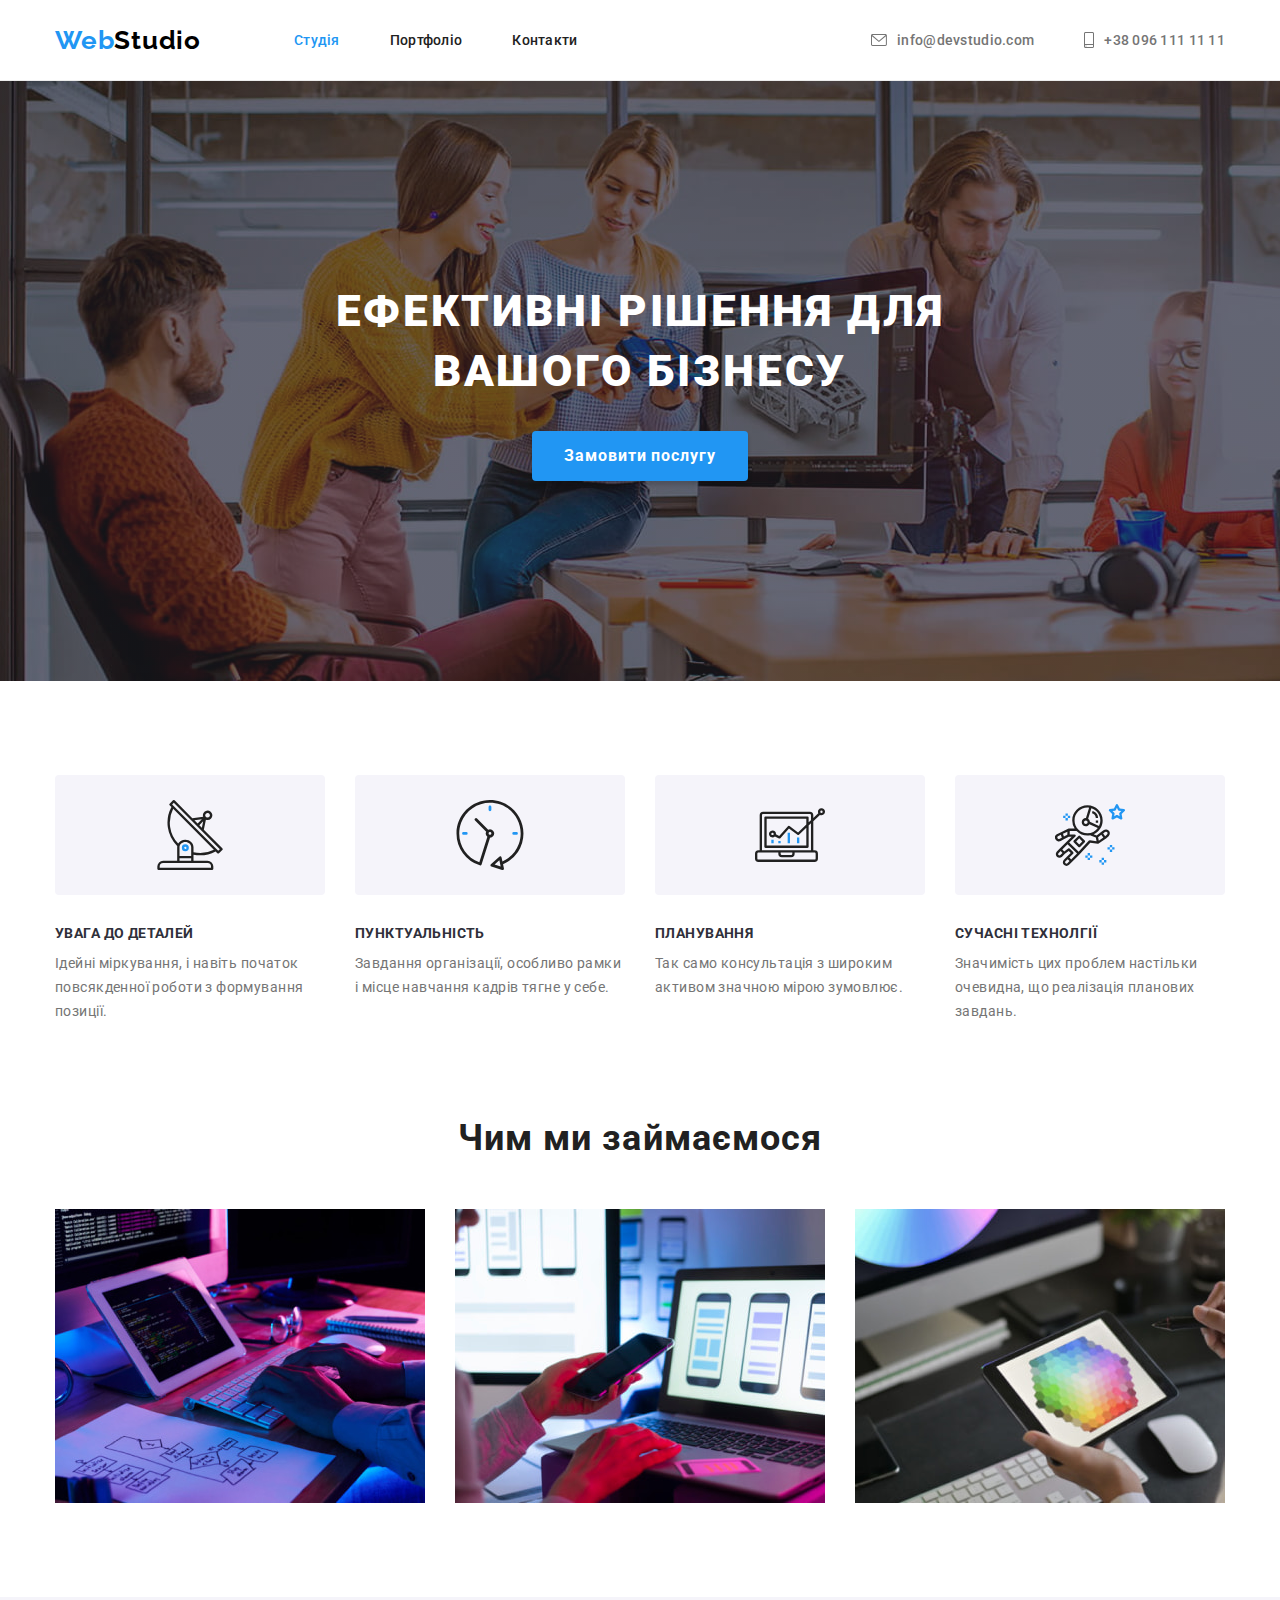
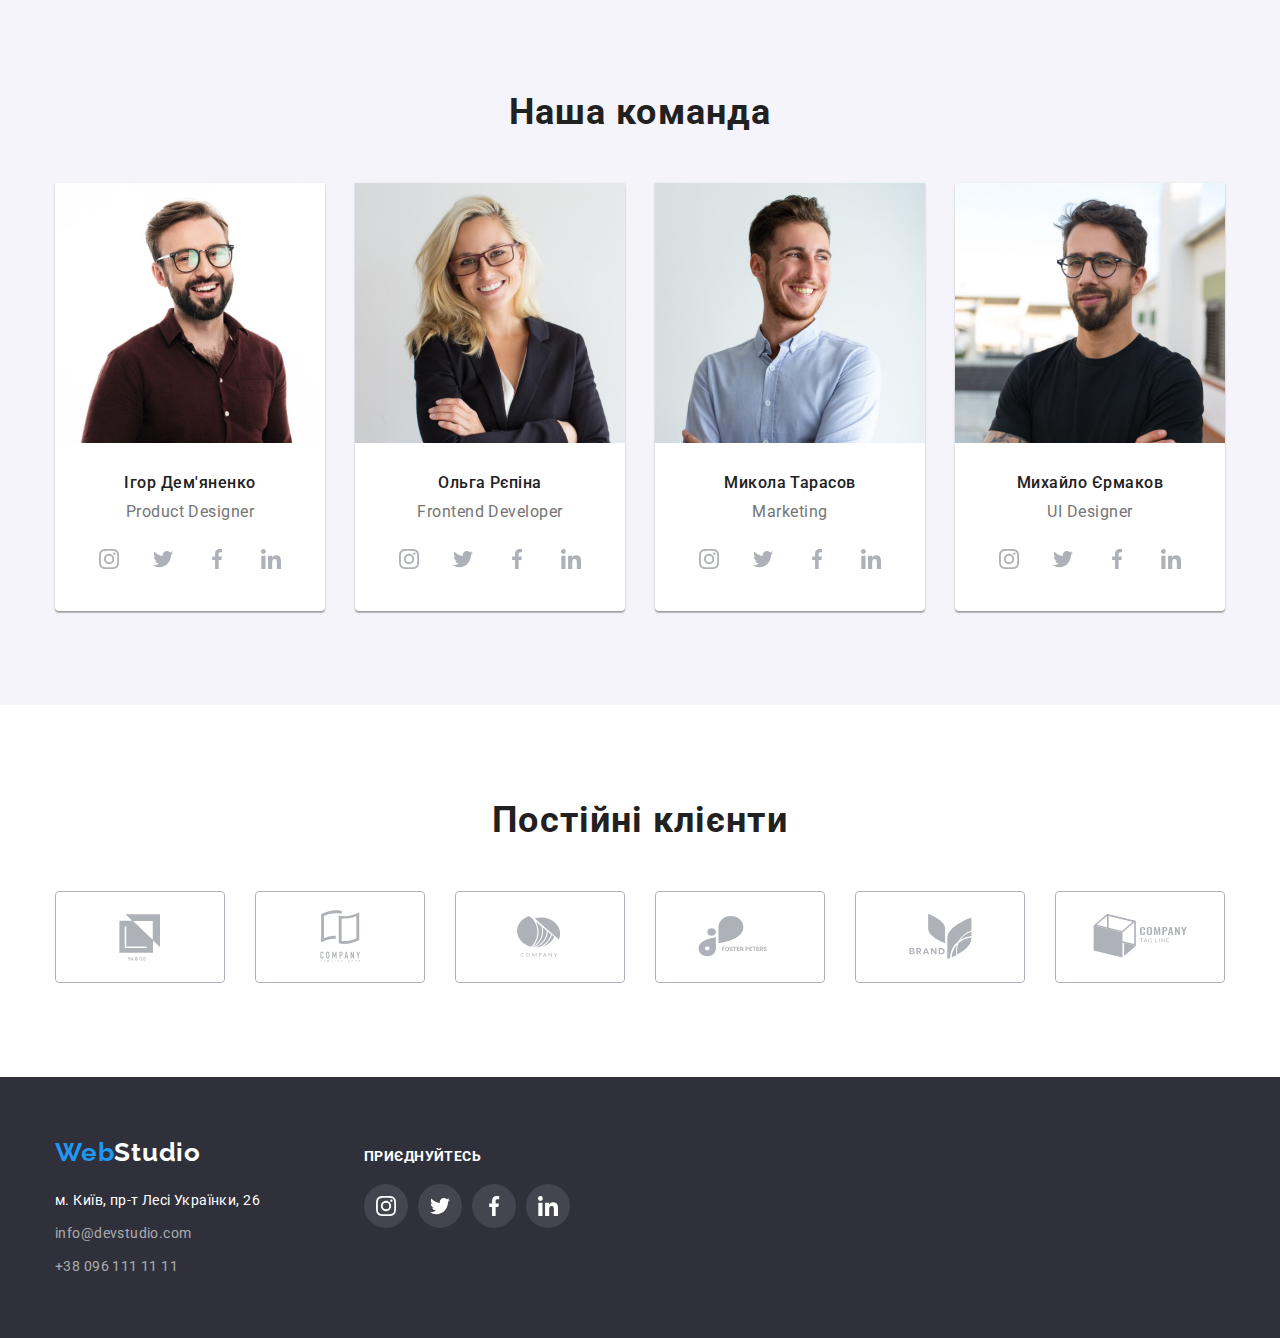
<file: index.html>
<!DOCTYPE html>
<html lang="uk">
  <head>
    <meta charset="UTF-8" />
    <meta http-equiv="X-UA-Compatible" content="IE=edge" />
    <meta name="viewport" content="width=device-width, initial-scale=1.0" />
    <meta name="description" content="Краща Веб студія по створенню сайтів" />
    <!-- Fonts -->
    <link rel="preconnect" href="https://fonts.googleapis.com" />
    <link rel="preconnect" href="https://fonts.gstatic.com" crossorigin />
    <link
      href="https://fonts.googleapis.com/css2?family=Raleway:wght@700&family=Roboto:wght@400;500;700;900&display=swap"
      rel="stylesheet"
    />
    <!-- Fonts end -->
    <link rel="stylesheet" href="./CSS/modern-normalize.css" />
    <link rel="stylesheet" href="./CSS/style.css" />
    <!-- Favicon start -->
    <link rel="apple-touch-icon" sizes="152x152" href="./images/favicon/apple-touch-icon.png" />
    <link rel="icon" type="image/png" sizes="32x32" href="./images/favicon/favicon-32x32.png" />
    <link rel="icon" type="image/png" sizes="16x16" href="./images/favicon/favicon-16x16.png" />
    <link rel="manifest" href="./images/favicon/site.webmanifest" />
    <link rel="mask-icon" href="./images/favicon/safari-pinned-tab.svg" color="#5bbad5" />
    <meta name="msapplication-TileColor" content="#da532c" />
    <meta name="theme-color" content="#ffffff" />
    <!-- Favicon end -->
    <title>Веб Студія</title>
  </head>
  <body>
    <!-- Header section -->
    <header class="page-header">
      <div class="header-group">
        <nav>
          <a class="logo" href="./index.html"><span class="logo-header">Web</span>Studio</a>
          <ul class="menu-nav list">
            <li>
              <a class="menu-link current" href="./index.html">Студія</a>
            </li>
            <li>
              <a class="menu-link" href="./portfolio.html">Портфоліо</a>
            </li>
            <li>
              <a class="menu-link" href="#">Контакти</a>
            </li>
          </ul>
        </nav>
        <ul class="auth-nav list">
          <li class="auth-list">
            <a class="menu-link menu-link-icon" href="mailto:info@devstudio.com">
              <svg class="auth-icon" width="16" height="12">
                <use href="./images/icons/icons.svg#email"></use>
              </svg>
              info@devstudio.com
            </a>
          </li>
          <li class="auth-list">
            <a class="menu-link menu-link-icon" href="tel:+380961111111">
              <svg class="auth-icon" width="10" height="16">
                <use href="./images/icons/icons.svg#smartphone"></use>
              </svg>
              +38 096 111 11 11
            </a>
          </li>
        </ul>
      </div>
    </header>
    <main>
      <!-- Hero section -->
      <section class="hero-section hero-gragient">
        <div class="container">
          <h1 class="hero-title">Ефективні рішення для вашого бізнесу</h1>
          <button class="btn" type="button">Замовити послугу</button>
        </div>
      </section>
      <!-- Features section -->
      <section class="section-features">
        <div class="container">
          <h2 class="features-title visually-hidden">Наші переваги</h2>
          <ul class="features-list list">
            <li class="features-item">
              <div class="features-icon-item features-icons-position">
                <svg class="features-icon" width="70" height="70">
                  <use href="./images/icons/icons.svg#antenna"></use>
                </svg>
              </div>
              <h3 class="features-subtitle">Увага до деталей</h3>
              <p class="features-text">
                Ідейні міркування, і навіть початок повсякденної роботи з формування позиції.
              </p>
            </li>
            <li class="features-item">
              <div class="features-icon-item features-icons-position">
                <svg class="features-icon" width="70" height="70">
                  <use href="./images/icons/icons.svg#clock"></use>
                </svg>
              </div>
              <h3 class="features-subtitle">Пунктуальність</h3>
              <p class="features-text">
                Завдання організації, особливо рамки і місце навчання кадрів тягне у себе.
              </p>
            </li>
            <li class="features-item">
              <div class="features-icon-item features-icons-position">
                <svg class="features-icon" width="70" height="70">
                  <use href="./images/icons/icons.svg#diagram"></use>
                </svg>
              </div>
              <h3 class="features-subtitle">Планування</h3>
              <p class="features-text">
                Так само консультація з широким активом значною мірою зумовлює.
              </p>
            </li>
            <li class="features-item">
              <div class="features-icon-item features-icons-position">
                <svg class="features-icon" width="70" height="70">
                  <use href="./images/icons/icons.svg#astronaut"></use>
                </svg>
              </div>
              <h3 class="features-subtitle">Сучасні технолгії</h3>
              <p class="features-text">
                Значимість цих проблем настільки очевидна, що реалізація планових завдань.
              </p>
            </li>
          </ul>
        </div>
      </section>
      <!-- Services section -->
      <section class="section">
        <div class="container">
          <h2 class="section-title">Чим ми займаємося</h2>
          <ul class="about-list list">
            <li class="about-item">
              <img src="./images/optim_img/box-1.jpg" alt="Розробка сайтів" width="370" />
            </li>
            <li class="about-item">
              <img src="./images/optim_img/box-2.jpg" alt="Розробка додатків" width="370" />
            </li>
            <li class="about-item">
              <img src="./images/optim_img/box-3.jpg" alt="Розробка дизайну" width="370" />
            </li>
          </ul>
        </div>
      </section>
      <!-- Our command section -->
      <section class="section-command">
        <div class="container">
          <h2 class="section-title">Наша команда</h2>
          <ul class="command-list list">
            <li class="command-item">
              <img
                class="command-photo"
                src="./images/optim_img/img-1.jpg"
                alt="Ігор Дем'яненко Product Designer"
                width="270"
              />
              <div class="command-text-box">
                <h3 class="command-subtitle">Ігор Дем'яненко</h3>
                <p class="command-text" lang="en">Product Designer</p>

                <ul class="social-icon-list list">
                  <li class="social-items">
                    <a
                      class="social-link"
                      href="https://instagram.com"
                      target="_blank"
                      rel="noopener noreferrer"
                      aria-label="instagram"
                    >
                      <svg class="social-icon" width="20" height="20">
                        <use href="./images/icons/icons.svg#instagram"></use>
                      </svg>
                    </a>
                  </li>
                  <li class="social-items">
                    <a
                      class="social-link"
                      href="https://twitter.com"
                      target="_blank"
                      rel="noopener noreferrer"
                      aria-label="twitter"
                    >
                      <svg class="social-icon" width="20" height="20">
                        <use href="./images/icons/icons.svg#twitter"></use>
                      </svg>
                    </a>
                  </li>
                  <li class="social-items">
                    <a
                      class="social-link"
                      href="https://facebook.com"
                      target="_blank"
                      rel="noopener noreferrer"
                      aria-label="facebook"
                    >
                      <svg class="social-icon" width="20" height="20">
                        <use href="./images/icons/icons.svg#facebook"></use>
                      </svg>
                    </a>
                  </li>
                  <li class="social-items">
                    <a
                      class="social-link"
                      href="https://linkedin.com"
                      target="_blank"
                      rel="noopener noreferrer"
                      aria-label="linkedin"
                    >
                      <svg class="social-icon" width="20" height="20">
                        <use href="./images/icons/icons.svg#linkedin"></use>
                      </svg>
                    </a>
                  </li>
                </ul>
              </div>
            </li>
            <li class="command-item">
              <img
                class="command-photo"
                src="./images/optim_img/img-2.jpg"
                alt="Ольга Рєпіна Frontend Developer"
                width="270"
              />
              <div class="command-text-box">
                <h3 class="command-subtitle">Ольга Рєпіна</h3>
                <p class="command-text" lang="en">Frontend Developer</p>
                <ul class="social-icon-list list">
                  <li class="social-items">
                    <a
                      class="social-link"
                      href="https://instagram.com"
                      target="_blank"
                      rel="noopener noreferrer"
                      aria-label="instagram"
                    >
                      <svg class="social-icon" width="20" height="20">
                        <use href="./images/icons/icons.svg#instagram"></use>
                      </svg>
                    </a>
                  </li>
                  <li class="social-items">
                    <a
                      class="social-link"
                      href="https://twitter.com"
                      target="_blank"
                      rel="noopener noreferrer"
                      aria-label="twitter"
                    >
                      <svg class="social-icon" width="20" height="20">
                        <use href="./images/icons/icons.svg#twitter"></use>
                      </svg>
                    </a>
                  </li>
                  <li class="social-items">
                    <a
                      class="social-link"
                      href="https://facebook.com"
                      target="_blank"
                      rel="noopener noreferrer"
                      aria-label="facebook"
                    >
                      <svg class="social-icon" width="20" height="20">
                        <use href="./images/icons/icons.svg#facebook"></use>
                      </svg>
                    </a>
                  </li>
                  <li class="social-items">
                    <a
                      class="social-link"
                      href="https://linkedin.com"
                      target="_blank"
                      rel="noopener noreferrer"
                      aria-label="linkedin"
                    >
                      <svg class="social-icon" width="20" height="20">
                        <use href="./images/icons/icons.svg#linkedin"></use>
                      </svg>
                    </a>
                  </li>
                </ul>
              </div>
            </li>
            <li class="command-item">
              <img
                class="command-photo"
                src="./images/optim_img/img-3.jpg"
                alt="Микола Тарасов Marketing"
                width="270"
              />
              <div class="command-text-box">
                <h3 class="command-subtitle">Микола Тарасов</h3>
                <p class="command-text" lang="en">Marketing</p>
                <ul class="social-icon-list list">
                  <li class="social-items">
                    <a
                      class="social-link"
                      href="https://instagram.com"
                      target="_blank"
                      rel="noopener noreferrer"
                      aria-label="instagram"
                    >
                      <svg class="social-icon" width="20" height="20">
                        <use href="./images/icons/icons.svg#instagram"></use>
                      </svg>
                    </a>
                  </li>
                  <li class="social-items">
                    <a
                      class="social-link"
                      href="https://twitter.com"
                      target="_blank"
                      rel="noopener noreferrer"
                      aria-label="twitter"
                    >
                      <svg class="social-icon" width="20" height="20">
                        <use href="./images/icons/icons.svg#twitter"></use>
                      </svg>
                    </a>
                  </li>
                  <li class="social-items">
                    <a
                      class="social-link"
                      href="https://facebook.com"
                      target="_blank"
                      rel="noopener noreferrer"
                      aria-label="facebook"
                    >
                      <svg class="social-icon" width="20" height="20">
                        <use href="./images/icons/icons.svg#facebook"></use>
                      </svg>
                    </a>
                  </li>
                  <li class="social-items">
                    <a
                      class="social-link"
                      href="https://linkedin.com"
                      target="_blank"
                      rel="noopener noreferrer"
                      aria-label="linkedin"
                    >
                      <svg class="social-icon" width="20" height="20">
                        <use href="./images/icons/icons.svg#linkedin"></use>
                      </svg>
                    </a>
                  </li>
                </ul>
              </div>
            </li>
            <li class="command-item">
              <img
                class="command-photo"
                src="./images/optim_img/img-4.jpg"
                alt="Михайло Єрмаков UI Designer"
                width="270"
              />
              <div class="command-text-box">
                <h3 class="command-subtitle">Михайло Єрмаков</h3>
                <p class="command-text" lang="en">UI Designer</p>
                <ul class="social-icon-list list">
                  <li class="social-items">
                    <a
                      class="social-link"
                      href="https://instagram.com"
                      target="_blank"
                      rel="noopener noreferrer"
                      aria-label="instagram"
                    >
                      <svg class="social-icon" width="20" height="20">
                        <use href="./images/icons/icons.svg#instagram"></use>
                      </svg>
                    </a>
                  </li>
                  <li class="social-items">
                    <a
                      class="social-link"
                      href="https://twitter.com"
                      target="_blank"
                      rel="noopener noreferrer"
                      aria-label="twitter"
                    >
                      <svg class="social-icon" width="20" height="20">
                        <use href="./images/icons/icons.svg#twitter"></use>
                      </svg>
                    </a>
                  </li>
                  <li class="social-items">
                    <a
                      class="social-link"
                      href="https://facebook.com"
                      target="_blank"
                      rel="noopener noreferrer"
                      aria-label="facebook"
                    >
                      <svg class="social-icon" width="20" height="20">
                        <use href="./images/icons/icons.svg#facebook"></use>
                      </svg>
                    </a>
                  </li>
                  <li class="social-items">
                    <a
                      class="social-link"
                      href="https://linkedin.com"
                      target="_blank"
                      rel="noopener noreferrer"
                      aria-label="linkedin"
                    >
                      <svg class="social-icon" width="20" height="20">
                        <use href="./images/icons/icons.svg#linkedin"></use>
                      </svg>
                    </a>
                  </li>
                </ul>
              </div>
            </li>
          </ul>
        </div>
      </section>
    </main>
    <!-- Our clients -->
    <section class="section">
      <div class="container">
        <h2 class="section-title">Постійні клієнти</h2>
        <ul class="clients-list">
          <li class="clients-items">
            <a class="client-link" href="#">
              <svg class="clients-icon" width="170" height="92">
                <use href="./images/icons/icons.svg#Client1"></use>
              </svg>
            </a>
          </li>
          <li class="clients-items">
            <a class="client-link" href="#">
              <svg class="clients-icon" width="170" height="92">
                <use href="./images/icons/icons.svg#Client2"></use>
              </svg>
            </a>
          </li>
          <li class="clients-items">
            <a class="client-link">
              <svg class="clients-icon" width="170" height="92">
                <use href="./images/icons/icons.svg#Client3"></use>
              </svg>
            </a>
          </li>
          <li class="clients-items">
            <a class="client-link" href="#">
              <svg class="clients-icon" width="170" height="92">
                <use href="./images/icons/icons.svg#Client4"></use>
              </svg>
            </a>
          </li>
          <li class="clients-items">
            <a class="client-link" href="#">
              <svg class="clients-icon" width="170" height="92">
                <use href="./images/icons/icons.svg#Client5"></use>
              </svg>
            </a>
          </li>
          <li class="clients-items">
            <a class="client-link" href="#">
              <svg class="clients-icon" width="170" height="92">
                <use href="./images/icons/icons.svg#Client6"></use>
              </svg>
            </a>
          </li>
        </ul>
      </div>
    </section>
    <!-- Footer section -->
    <footer class="page-footer">
      <div class="container footer-box">
        <!-- Contacts -->
        <div class="footer-nav">
          <a class="logo-page-footer" href="./index.html">
            <span class="logo-header">Web</span><span class="logo-footer">Studio</span>
          </a>
          <address>
            <ul class="addr-list list">
              <li class="addr-item">
                <a
                  class="footer-link"
                  href="https://goo.gl/maps/suJbWfzHYKnnb4QdA"
                  target="_blank"
                  rel="noreferrer noopener"
                  >м. Київ, пр-т Лесі Українки, 26</a
                >
              </li>
              <li class="addr-item">
                <a class="footer-link" href="mailto:info@devstudio.com">info@devstudio.com</a>
              </li>
              <li class="addr-item">
                <a class="footer-link" href="tel:+380961111111">+38 096 111 11 11</a>
              </li>
            </ul>
          </address>
        </div>
        <div class="social-icon-footer">
          <p class="title-footer">приєднуйтесь</p>
          <ul class="social-icon-list list">
            <li class="social-items">
              <a
                class="social-link-footer"
                href="https://instagram.com"
                target="_blank"
                rel="noopener noreferrer"
                aria-label="instagram"
              >
                <svg class="social-icon-footer" width="20" height="20">
                  <use href="./images/icons/icons.svg#instagram"></use>
                </svg>
              </a>
            </li>
            <li class="social-items">
              <a
                class="social-link-footer"
                href="https://twitter.com"
                target="_blank"
                rel="noopener noreferrer"
                aria-label="twitter"
              >
                <svg class="social-icon-footer" width="20" height="20">
                  <use href="./images/icons/icons.svg#twitter"></use>
                </svg>
              </a>
            </li>
            <li class="social-items">
              <a
                class="social-link-footer"
                href="https://facebook.com"
                target="_blank"
                rel="noopener noreferrer"
                aria-label="facebook"
              >
                <svg class="social-icon-footer" width="20" height="20">
                  <use href="./images/icons/icons.svg#facebook"></use>
                </svg>
              </a>
            </li>
            <li class="social-items">
              <a
                class="social-link-footer"
                href="https://linkedin.com"
                target="_blank"
                rel="noopener noreferrer"
                aria-label="linkedin"
              >
                <svg class="social-icon-footer" width="20" height="20">
                  <use href="./images/icons/icons.svg#linkedin"></use>
                </svg>
              </a>
            </li>
          </ul>
        </div>
      </div>
    </footer>
  </body>
</html>
</file>
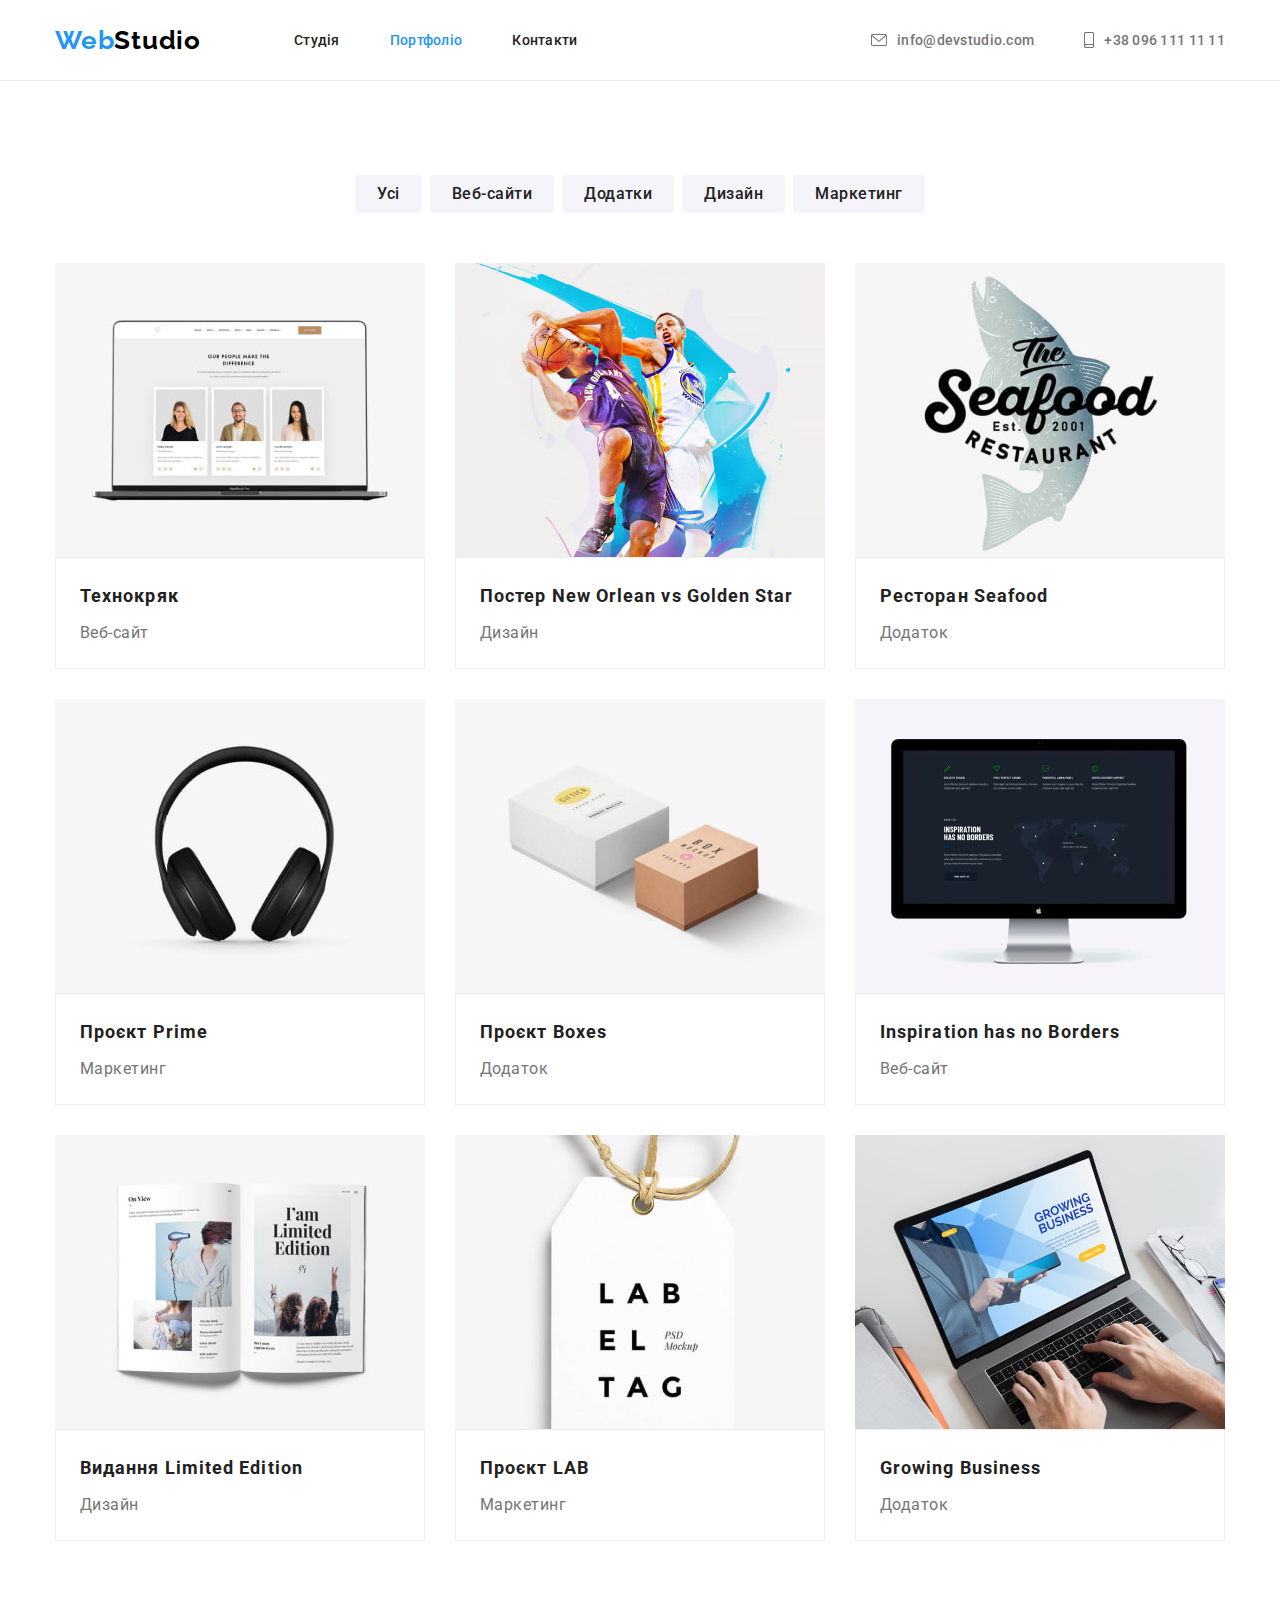
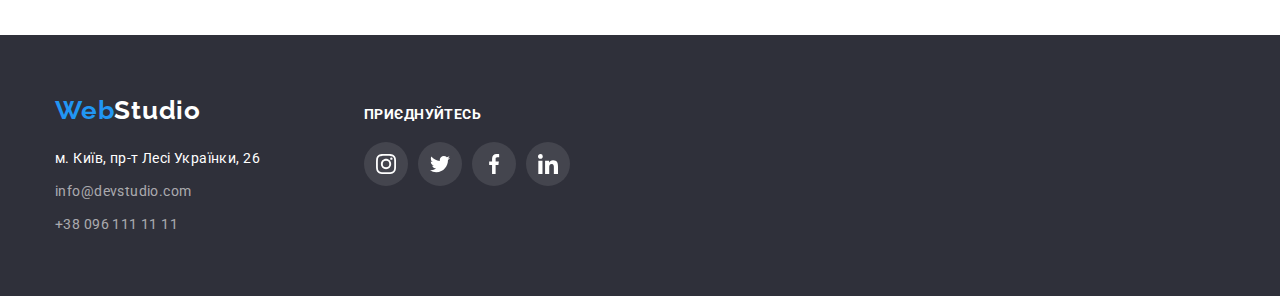
<file: portfolio.html>
<!DOCTYPE html>
<html lang="uk">
  <head>
    <meta charset="UTF-8" />
    <meta http-equiv="X-UA-Compatible" content="IE=edge" />
    <meta name="viewport" content="width=device-width, initial-scale=1.0" />
    <meta name="description" content="Портфоліо робіт кращої Веб студії по створенню сайтів" />
    <!-- Fonts -->
    <link rel="preconnect" href="https://fonts.googleapis.com" />
    <link rel="preconnect" href="https://fonts.gstatic.com" crossorigin />
    <link
      href="https://fonts.googleapis.com/css2?family=Raleway:wght@700&family=Roboto:wght@400;500;700;900&display=swap"
      rel="stylesheet"
    />
    <!-- Fonts end -->
    <link rel="stylesheet" href="./CSS/modern-normalize.css" />
    <link rel="stylesheet" href="./CSS/style.css" />
    <!-- Favicon start -->
    <link rel="apple-touch-icon" sizes="152x152" href="./images/favicon/apple-touch-icon.png" />
    <link rel="icon" type="image/png" sizes="32x32" href="./images/favicon/favicon-32x32.png" />
    <link rel="icon" type="image/png" sizes="16x16" href="./images/favicon/favicon-16x16.png" />
    <link rel="manifest" href="./images/favicon/site.webmanifest" />
    <link rel="mask-icon" href="./images/favicon/safari-pinned-tab.svg" color="#5bbad5" />
    <meta name="msapplication-TileColor" content="#da532c" />
    <meta name="theme-color" content="#ffffff" />
    <!-- Favicon end -->
    <title>Портфоліо</title>
  </head>
  <body>
    <!-- Header section -->
    <header class="page-header">
      <div class="header-group">
        <nav>
          <a class="logo" href="./index.html"><span class="logo-header">Web</span>Studio</a>
          <ul class="menu-nav list">
            <li>
              <a class="menu-link" href="./index.html">Студія</a>
            </li>
            <li>
              <a class="menu-link current" href="./portfolio.html">Портфоліо</a>
            </li>
            <li>
              <a class="menu-link" href="#">Контакти</a>
            </li>
          </ul>
        </nav>
        <ul class="auth-nav list">
          <li class="auth-list">
            <a class="menu-link menu-link-icon" href="mailto:info@devstudio.com">
              <svg class="auth-icon" width="16" height="12">
                <use href="./images/icons/icons.svg#email"></use>
              </svg>
              info@devstudio.com
            </a>
          </li>
          <li class="auth-list">
            <a class="menu-link menu-link-icon" href="tel:+380961111111">
              <svg class="auth-icon" width="10" height="16">
                <use href="./images/icons/icons.svg#smartphone"></use>
              </svg>
              +38 096 111 11 11
            </a>
          </li>
        </ul>
      </div>
    </header>
    <main>
      <section class="mine-project">
        <div class="container">
          <h1 class="project-title visually-hidden">Наші проекти</h1>
          <ul class="project-list list">
            <li class="project-item">
              <button class="btn-two" type="button">Усі</button>
            </li>
            <li class="project-item">
              <button class="btn-two" type="button">Веб-сайти</button>
            </li>
            <li class="project-item">
              <button class="btn-two" type="button">Додатки</button>
            </li>
            <li class="project-item">
              <button class="btn-two" type="button">Дизайн</button>
            </li>
            <li class="project-item">
              <button class="btn-two" type="button">Маркетинг</button>
            </li>
          </ul>
          <ul class="mine-portfolio list">
            <li class="portfolio-list">
              <a class="portfolio-item" href="#">
                <img
                  src="./images/optim_img/project-1.jpg"
                  alt="Веб-сайт Технокряк, зораження головної сторінки"
                  width="370"
                />
                <div class="portfolio-text-box">
                  <h2 class="portfolio-title">Технокряк</h2>
                  <p class="portfolio-text">Веб-сайт</p>
                </div>
              </a>
            </li>
            <li class="portfolio-list">
              <a class="portfolio-item" href="#">
                <img
                  src="./images/optim_img/project-2.jpg"
                  alt="Постер з гравцями в баскетбол"
                  width="370"
                />
                <div class="portfolio-text-box">
                  <h2 class="portfolio-title">Постер New Orlean vs Golden Star</h2>
                  <p class="portfolio-text">Дизайн</p>
                </div>
              </a>
            </li>
            <li class="portfolio-list">
              <a class="portfolio-item" href="#">
                <img src="./images/optim_img/project-3.jpg" alt="Логотип додатку" width="370" />
                <div class="portfolio-text-box">
                  <h2 class="portfolio-title">Ресторан Seafood</h2>
                  <p class="portfolio-text">Додаток</p>
                </div>
              </a>
            </li>
            <li class="portfolio-list">
              <a class="portfolio-item" href="#">
                <img
                  src="./images/optim_img/project-4.jpg"
                  alt="Бездротові навушники"
                  width="370"
                />
                <div class="portfolio-text-box">
                  <h2 class="portfolio-title">Проєкт Prime</h2>
                  <p class="portfolio-text">Маркетинг</p>
                </div>
              </a>
            </li>
            <li class="portfolio-list">
              <a class="portfolio-item" href="#">
                <img
                  src="./images/optim_img/project-5.jpg"
                  alt="Дві коробки, біла та коричнева"
                  width="370"
                />
                <div class="portfolio-text-box">
                  <h2 class="portfolio-title">Проєкт Boxes</h2>
                  <p class="portfolio-text">Додаток</p>
                </div>
              </a>
            </li>
            <li class="portfolio-list">
              <a class="portfolio-item" href="#">
                <img
                  src="./images/optim_img/project-6.jpg"
                  alt="Головна сторінка сайту з мапою миру"
                  width="370"
                />
                <div class="portfolio-text-box">
                  <h2 class="portfolio-title">Inspiration has no Borders</h2>
                  <p class="portfolio-text">Веб-сайт</p>
                </div>
              </a>
            </li>
            <li class="portfolio-list">
              <a class="portfolio-item" href="#">
                <img src="./images/optim_img/project-7.jpg" alt="Сторінки журналу" width="370" />
                <div class="portfolio-text-box">
                  <h2 class="portfolio-title">Видання Limited Edition</h2>
                  <p class="portfolio-text">Дизайн</p>
                </div>
              </a>
            </li>
            <li class="portfolio-list">
              <a class="portfolio-item" href="#">
                <img src="./images/optim_img/project-8.jpg" alt="Абревіатура LAB" width="370" />
                <div class="portfolio-text-box">
                  <h2 class="portfolio-title">Проєкт LAB</h2>
                  <p class="portfolio-text">Маркетинг</p>
                </div>
              </a>
            </li>
            <li class="portfolio-list">
              <a class="portfolio-item" href="#">
                <img src="./images/optim_img/project-9.jpg" alt="Ноутбук з додатком" width="370" />
                <div class="portfolio-text-box">
                  <h2 class="portfolio-title">Growing Business</h2>
                  <p class="portfolio-text">Додаток</p>
                </div>
              </a>
            </li>
          </ul>
        </div>
      </section>
    </main>
    <footer class="page-footer">
      <div class="container footer-box">
        <!-- Contacts -->
        <div class="footer-nav">
          <a class="logo-page-footer" href="./index.html">
            <span class="logo-header">Web</span><span class="logo-footer">Studio</span>
          </a>
          <address>
            <ul class="addr-list list">
              <li class="addr-item">
                <a
                  class="footer-link"
                  href="https://goo.gl/maps/suJbWfzHYKnnb4QdA"
                  target="_blank"
                  rel="noreferrer noopener"
                  >м. Київ, пр-т Лесі Українки, 26</a
                >
              </li>
              <li class="addr-item">
                <a class="footer-link" href="mailto:info@devstudio.com">info@devstudio.com</a>
              </li>
              <li class="addr-item">
                <a class="footer-link" href="tel:+380961111111">+38 096 111 11 11</a>
              </li>
            </ul>
          </address>
        </div>
        <div class="social-icon-footer">
          <p class="title-footer">приєднуйтесь</p>
          <ul class="social-icon-list list">
            <li class="social-items">
              <a
                class="social-link-footer"
                href="https://instagram.com"
                target="_blank"
                rel="noopener noreferrer"
                aria-label="instagram"
              >
                <svg class="social-icon-footer" width="20" height="20">
                  <use href="./images/icons/icons.svg#instagram"></use>
                </svg>
              </a>
            </li>
            <li class="social-items">
              <a
                class="social-link-footer"
                href="https://twitter.com"
                target="_blank"
                rel="noopener noreferrer"
                aria-label="twitter"
              >
                <svg class="social-icon-footer" width="20" height="20">
                  <use href="./images/icons/icons.svg#twitter"></use>
                </svg>
              </a>
            </li>
            <li class="social-items">
              <a
                class="social-link-footer"
                href="https://facebook.com"
                target="_blank"
                rel="noopener noreferrer"
                aria-label="facebook"
              >
                <svg class="social-icon-footer" width="20" height="20">
                  <use href="./images/icons/icons.svg#facebook"></use>
                </svg>
              </a>
            </li>
            <li class="social-items">
              <a
                class="social-link-footer"
                href="https://linkedin.com"
                target="_blank"
                rel="noopener noreferrer"
                aria-label="linkedin"
              >
                <svg class="social-icon-footer" width="20" height="20">
                  <use href="./images/icons/icons.svg#linkedin"></use>
                </svg>
              </a>
            </li>
          </ul>
        </div>
      </div>
    </footer>
  </body>
</html>
</file>
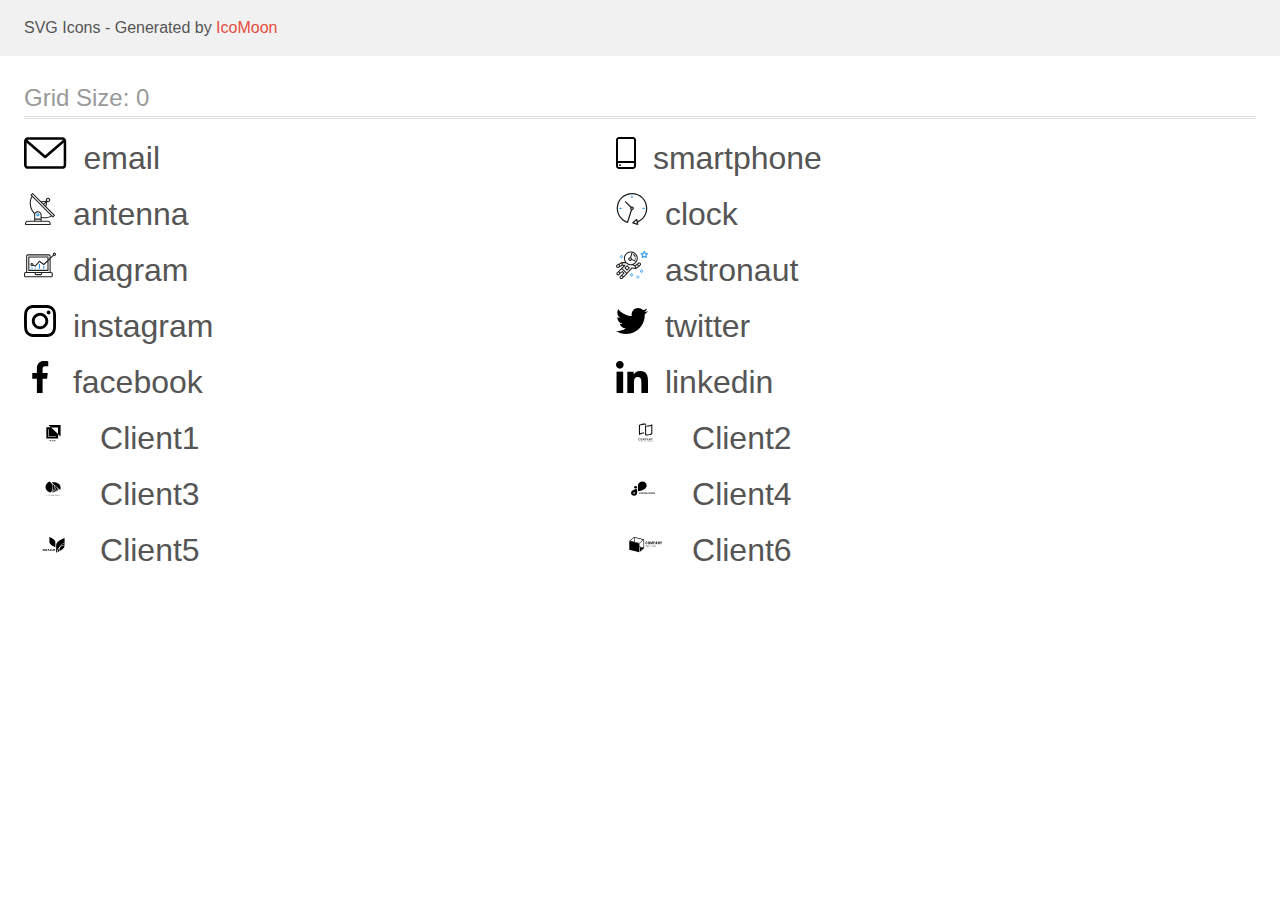
<file: images/icons/icomoon/demo.html>
<!doctype html>
<html>
<head>
    <title>IcoMoon - SVG Icons</title>
    <meta charset="utf-8">
    <meta name="viewport" content="width=device-width, initial-scale=1">
    <link rel="stylesheet" href="demo-files/demo.css">
    <link rel="stylesheet" href="style.css">
</head>
<body>
<svg aria-hidden="true" style="position: absolute; width: 0; height: 0; overflow: hidden;" version="1.1" xmlns="http://www.w3.org/2000/svg" xmlns:xlink="http://www.w3.org/1999/xlink">
<defs>
<symbol id="email" viewBox="0 0 43 32">
<path d="M38.667 0h-34.667c-2.206 0-4 1.794-4 4v24c0 2.206 1.794 4 4 4h34.667c2.206 0 4-1.794 4-4v-24c0-2.206-1.794-4-4-4zM38.667 2.667c0.181 0 0.353 0.038 0.511 0.103l-17.844 15.466-17.844-15.466c0.158-0.066 0.33-0.103 0.511-0.103h34.667zM38.667 29.333h-34.667c-0.736 0-1.333-0.598-1.333-1.333v-22.413l17.793 15.421c0.251 0.217 0.563 0.326 0.874 0.326s0.622-0.108 0.874-0.326l17.793-15.421v22.413c0 0.736-0.598 1.333-1.333 1.333z"></path>
</symbol>
<symbol id="smartphone" viewBox="0 0 20 32">
<path d="M17 0h-14c-1.654 0-3 1.346-3 3v26c0 1.654 1.346 3 3 3h14c1.654 0 3-1.346 3-3v-26c0-1.654-1.346-3-3-3zM3 2h14c0.552 0 1 0.448 1 1v21h-16v-21c0-0.552 0.448-1 1-1zM17 30h-14c-0.552 0-1-0.448-1-1v-3h16v3c0 0.552-0.448 1-1 1z"></path>
<path d="M4.707 27.478c0.391 0.365 0.391 0.956 0 1.321s-1.024 0.365-1.414 0c-0.391-0.365-0.391-0.956 0-1.321s1.024-0.365 1.414 0z"></path>
</symbol>
<symbol id="antenna" viewBox="0 0 32 32">
<path fill="#212121" style="fill: var(--color1, #212121)" d="M30.773 22.098l-8.443-8.505 0.937-4.615c0.242 0.094 0.499 0.144 0.758 0.146h0.006c1.192 0.014 2.17-0.941 2.184-2.133s-0.941-2.17-2.133-2.184c-1.192-0.014-2.17 0.941-2.184 2.133-0.003 0.255 0.039 0.509 0.125 0.749l-4.96 0.605-8.091-8.133c-0.099-0.101-0.235-0.159-0.377-0.16-0.14 0.001-0.274 0.056-0.373 0.155l-1.513 1.504c-0.208 0.208-0.208 0.546 0 0.754l0.814 0.826c-3.153 5.798-2.129 12.978 2.519 17.663 0.043 0.041 0.092 0.074 0.146 0.098-0.034 0.18-0.051 0.364-0.052 0.547v6.187h-6.4c-1.472 0.002-2.665 1.195-2.667 2.667v1.067c0 0.295 0.239 0.533 0.533 0.533h24.533c0.295 0 0.533-0.239 0.533-0.533v-1.067c-0.002-1.472-1.195-2.665-2.667-2.667h-6.4v-2.742c1.003 0.21 2.024 0.317 3.049 0.32 2.458-0.003 4.877-0.615 7.040-1.783l0.818 0.823c0.099 0.101 0.235 0.159 0.377 0.16 0.14-0.001 0.274-0.056 0.373-0.155l1.513-1.504c0.208-0.208 0.208-0.546 0-0.754zM23.28 6.233c0.418-0.415 1.093-0.414 1.508 0.004s0.414 1.093-0.004 1.508c-0.2 0.199-0.47 0.31-0.752 0.31h-0.003c-0.589-0.003-1.064-0.483-1.061-1.072 0.002-0.282 0.115-0.552 0.314-0.751h-0.002zM22.024 9.738l-0.598 2.946-1.175-1.182 1.774-1.763zM21.419 8.836l-1.92 1.909-1.485-1.493 3.405-0.415zM24.004 28.8c0.884 0 1.6 0.716 1.6 1.6v0.533h-23.467v-0.533c0-0.884 0.716-1.6 1.6-1.6h20.267zM16.537 26.667v1.067h-5.333v-1.067h5.333zM11.204 25.6v-4.053c0-1.294 1.196-2.347 2.667-2.347s2.667 1.053 2.667 2.347v4.053h-5.333zM17.604 23.904v-2.357c0-1.882-1.675-3.413-3.733-3.413-1.331-0.020-2.576 0.657-3.281 1.786-4.058-4.274-4.971-10.645-2.279-15.887l18.602 18.708c-2.872 1.461-6.165 1.873-9.309 1.163zM28.893 23.22l-21.057-21.181 0.755-0.752 7.935 7.98c0.004 0 0.006 0.007 0.010 0.010l13.115 13.191-0.757 0.752z"></path>
<path fill="#2196f3" style="fill: var(--color2, #2196f3)" d="M13.876 20.267h-0.005c-0.884-0.001-1.601 0.714-1.602 1.598s0.714 1.601 1.598 1.602h0.005c0.884 0.001 1.601-0.714 1.602-1.598s-0.714-1.601-1.598-1.602zM14.249 22.245c-0.1 0.1-0.236 0.156-0.378 0.155-0.295-0.002-0.532-0.242-0.531-0.536 0.001-0.141 0.057-0.276 0.157-0.375s0.233-0.154 0.373-0.155c0.295 0.002 0.532 0.241 0.53 0.536-0.001 0.141-0.057 0.276-0.157 0.375h0.005z"></path>
</symbol>
<symbol id="clock" viewBox="0 0 32 32">
<path fill="#212121" style="fill: var(--color1, #212121)" d="M31.297 15.301c-0.002-8.452-6.855-15.303-15.308-15.301s-15.303 6.855-15.301 15.308c0.001 6.658 4.307 12.551 10.649 14.576 0.061 0.019 0.124 0.029 0.187 0.029 0.121-0 0.239-0.032 0.342-0.094 0.135-0.080 0.236-0.207 0.283-0.356l3.865-12.25c1.057-0.005 1.909-0.866 1.903-1.923s-0.866-1.909-1.923-1.903c-0.284 0.001-0.565 0.067-0.82 0.191l-5.106-5.107c-0.253-0.245-0.657-0.238-0.902 0.016-0.239 0.247-0.239 0.639 0 0.886l5.103 5.109c-0.392 0.799-0.168 1.764 0.536 2.309l-3.683 11.673c-7.278-2.681-11.004-10.754-8.323-18.032s10.754-11.004 18.032-8.323 11.004 10.754 8.323 18.032c-1.31 3.556-4.001 6.431-7.462 7.973l-0.398-1.874c-0.073-0.344-0.411-0.565-0.756-0.492-0.109 0.023-0.209 0.074-0.292 0.148l-3.837 3.426c-0.263 0.234-0.287 0.637-0.052 0.9 0.076 0.085 0.174 0.149 0.283 0.184l4.899 1.563c0.335 0.108 0.694-0.077 0.802-0.412 0.034-0.106 0.040-0.219 0.017-0.328l-0.391-1.839c5.664-2.388 9.342-7.942 9.329-14.089zM15.992 14.664c0.352 0 0.638 0.286 0.638 0.638s-0.286 0.638-0.638 0.638c-0.352 0-0.638-0.285-0.638-0.638s0.285-0.638 0.638-0.638zM18.093 29.528l2.184-1.948 0.603 2.84-2.787-0.892z"></path>
<path fill="#2196f3" style="fill: var(--color2, #2196f3)" d="M15.354 3.185v1.275c0 0.352 0.285 0.638 0.638 0.638s0.638-0.285 0.638-0.638v-1.275c0-0.352-0.286-0.638-0.638-0.638s-0.638 0.286-0.638 0.638z"></path>
<path fill="#2196f3" style="fill: var(--color2, #2196f3)" d="M3.876 14.664c-0.352 0-0.638 0.286-0.638 0.638s0.285 0.638 0.638 0.638h1.275c0.352 0 0.638-0.285 0.638-0.638s-0.285-0.638-0.638-0.638h-1.275z"></path>
<path fill="#2196f3" style="fill: var(--color2, #2196f3)" d="M28.108 15.939c0.352 0 0.638-0.285 0.638-0.638s-0.285-0.638-0.638-0.638h-1.275c-0.352 0-0.638 0.286-0.638 0.638s0.286 0.638 0.638 0.638h1.275z"></path>
</symbol>
<symbol id="diagram" viewBox="0 0 32 32">
<path fill="#2196f3" style="fill: var(--color2, #2196f3)" d="M14.926 14.965h1.066v4.798h-1.066v-4.797z"></path>
<path fill="#2196f3" style="fill: var(--color2, #2196f3)" d="M19.19 17.097h1.066v2.665h-1.066v-2.665z"></path>
<path fill="#2196f3" style="fill: var(--color2, #2196f3)" d="M10.661 18.696h1.066v1.066h-1.066v-1.066z"></path>
<path fill="#2196f3" style="fill: var(--color2, #2196f3)" d="M7.463 18.163h1.066v1.599h-1.066v-1.599z"></path>
<path fill="#212121" style="fill: var(--color1, #212121)" d="M1.599 28.291h25.587c0.883 0 1.599-0.716 1.599-1.599v-2.132c0-0.883-0.716-1.599-1.599-1.599h-0.533v-13.293l3.028-2.868c0.703 0.346 1.553 0.136 2.013-0.499s0.396-1.508-0.152-2.068-1.42-0.644-2.065-0.198c-0.644 0.446-0.873 1.292-0.542 2.002l-2.281 2.163v-1.23c0-0.883-0.716-1.599-1.599-1.599h-21.322c-0.883 0-1.599 0.716-1.599 1.599v15.992h-0.533c-0.883 0-1.599 0.716-1.599 1.599v2.132c0 0.883 0.716 1.599 1.599 1.599zM30.384 4.837c0.294 0 0.533 0.239 0.533 0.533s-0.239 0.533-0.533 0.533c-0.294 0-0.533-0.239-0.533-0.533s0.239-0.533 0.533-0.533zM3.198 6.969c0-0.294 0.239-0.533 0.533-0.533h21.322c0.294 0 0.533 0.239 0.533 0.533v2.239l-1.066 1.013v-2.186c0-0.294-0.239-0.533-0.533-0.533h-19.19c-0.294 0-0.533 0.239-0.533 0.533v13.326c0 0.294 0.239 0.533 0.533 0.533h19.19c0.294 0 0.533-0.239 0.533-0.533v-9.674l1.066-1.010v12.284h-22.388v-15.992zM7.996 13.899c-0.721-0.002-1.354 0.478-1.546 1.174s0.105 1.433 0.725 1.801c0.62 0.368 1.41 0.276 1.928-0.226l1.853 0.93c0.215 0.108 0.476 0.057 0.636-0.123l3.939-4.431 3.872 2.901c0.208 0.156 0.498 0.139 0.686-0.039l3.365-3.188v8.131h-18.124v-12.26h18.124v2.66l-3.771 3.572-3.904-2.927c-0.222-0.166-0.534-0.135-0.718 0.072l-3.993 4.493-1.493-0.746c0.011-0.064 0.018-0.129 0.020-0.193 0-0.883-0.716-1.599-1.599-1.599zM8.529 15.498c0 0.294-0.239 0.533-0.533 0.533s-0.533-0.239-0.533-0.533c0-0.294 0.239-0.533 0.533-0.533s0.533 0.239 0.533 0.533zM11.727 24.027h5.331v0.533c0 0.294-0.239 0.533-0.533 0.533h-4.264c-0.294 0-0.533-0.239-0.533-0.533v-0.533zM1.066 24.56c0-0.294 0.239-0.533 0.533-0.533h9.062v0.533c0 0.883 0.716 1.599 1.599 1.599h4.264c0.883 0 1.599-0.716 1.599-1.599v-0.533h9.062c0.294 0 0.533 0.239 0.533 0.533v2.132c0 0.294-0.239 0.533-0.533 0.533h-25.587c-0.294 0-0.533-0.239-0.533-0.533v-2.132z"></path>
</symbol>
<symbol id="astronaut" viewBox="0 0 32 32">
<path fill="#2196f3" style="fill: var(--color2, #2196f3)" d="M31.974 4.524c-0.063-0.193-0.229-0.333-0.43-0.363l-1.91-0.278-0.855-1.731c-0.179-0.365-0.777-0.365-0.956 0l-0.855 1.731-1.91 0.278c-0.201 0.029-0.367 0.17-0.431 0.363-0.062 0.193-0.011 0.405 0.135 0.547l1.383 1.348-0.326 1.903c-0.034 0.2 0.048 0.402 0.212 0.522 0.166 0.121 0.382 0.135 0.562 0.040l1.709-0.899 1.709 0.899c0.078 0.041 0.164 0.061 0.249 0.061 0.11 0 0.221-0.034 0.314-0.102 0.164-0.119 0.246-0.322 0.212-0.522l-0.326-1.903 1.383-1.348c0.145-0.142 0.197-0.354 0.135-0.547zM29.511 5.851c-0.125 0.122-0.183 0.299-0.153 0.472l0.191 1.114-1-0.526c-0.078-0.041-0.163-0.061-0.249-0.061s-0.17 0.020-0.249 0.061l-1.001 0.526 0.191-1.114c0.030-0.173-0.028-0.349-0.153-0.472l-0.81-0.789 1.119-0.163c0.174-0.025 0.324-0.134 0.402-0.292l0.5-1.013 0.5 1.013c0.078 0.157 0.228 0.267 0.402 0.292l1.119 0.163-0.809 0.789z"></path>
<path fill="#2196f3" style="fill: var(--color2, #2196f3)" d="M26.134 20.522h-1.067v1.067h1.067v-1.067z"></path>
<path fill="#2196f3" style="fill: var(--color2, #2196f3)" d="M26.134 22.656h-1.067v1.067h1.067v-1.067z"></path>
<path fill="#2196f3" style="fill: var(--color2, #2196f3)" d="M27.2 21.589h-1.067v1.067h1.067v-1.067z"></path>
<path fill="#2196f3" style="fill: var(--color2, #2196f3)" d="M25.067 21.589h-1.067v1.067h1.067v-1.067z"></path>
<path fill="#2196f3" style="fill: var(--color2, #2196f3)" d="M22.4 26.389h-1.067v1.067h1.067v-1.067z"></path>
<path fill="#2196f3" style="fill: var(--color2, #2196f3)" d="M22.4 28.522h-1.067v1.067h1.067v-1.067z"></path>
<path fill="#2196f3" style="fill: var(--color2, #2196f3)" d="M23.467 27.456h-1.067v1.067h1.067v-1.067z"></path>
<path fill="#2196f3" style="fill: var(--color2, #2196f3)" d="M21.333 27.456h-1.067v1.067h1.067v-1.067z"></path>
<path fill="#2196f3" style="fill: var(--color2, #2196f3)" d="M16 24.256h-1.067v1.067h1.067v-1.067z"></path>
<path fill="#2196f3" style="fill: var(--color2, #2196f3)" d="M16 26.389h-1.067v1.067h1.067v-1.067z"></path>
<path fill="#2196f3" style="fill: var(--color2, #2196f3)" d="M17.067 25.322h-1.067v1.067h1.067v-1.067z"></path>
<path fill="#2196f3" style="fill: var(--color2, #2196f3)" d="M14.933 25.322h-1.067v1.067h1.067v-1.067z"></path>
<path fill="#2196f3" style="fill: var(--color2, #2196f3)" d="M5.867 6.122h-1.067v1.067h1.067v-1.067z"></path>
<path fill="#2196f3" style="fill: var(--color2, #2196f3)" d="M5.867 8.255h-1.067v1.067h1.067v-1.067z"></path>
<path fill="#2196f3" style="fill: var(--color2, #2196f3)" d="M6.933 7.189h-1.067v1.067h1.067v-1.067z"></path>
<path fill="#2196f3" style="fill: var(--color2, #2196f3)" d="M4.8 7.189h-1.067v1.067h1.067v-1.067z"></path>
<path fill="#212121" style="fill: var(--color1, #212121)" d="M24.715 14.159c-0.287-0.388-0.709-0.637-1.188-0.705-0.481-0.068-0.956 0.058-1.34 0.352l-1.252 0.96-1.898 1.417-1.358-0.541c2.421-1.086 4.114-3.508 4.114-6.32 0-3.823-3.123-6.933-6.961-6.933s-6.961 3.11-6.961 6.933c0 1.386 0.414 2.674 1.12 3.758l-2.764-0.024c-0.002 0-0.003 0-0.005 0-0.009 0-0.015 0.004-0.023 0.005-0.053 0.002-0.105 0.013-0.155 0.031-0.013 0.005-0.026 0.008-0.038 0.013-0.006 0.003-0.013 0.003-0.019 0.006l-3.233 1.596c-0.001 0-0.001 0-0.001 0.001l-1.893 0.911c-0.021 0.009-0.042 0.021-0.063 0.035-0.755 0.502-1.012 1.489-0.598 2.295 0.22 0.429 0.595 0.745 1.056 0.889 0.178 0.055 0.359 0.083 0.539 0.083 0.29 0 0.577-0.071 0.839-0.211l1.388-0.738 2.264-1.169 1.357-0.008-5.442 5.416c-0.001 0.001-0.001 0.001-0.002 0.001l-1.339 1.333c-0.316 0.315-0.49 0.732-0.49 1.178s0.174 0.863 0.49 1.179c0.325 0.323 0.752 0.485 1.179 0.485s0.854-0.162 1.18-0.485l1.314-1.309 1.741-1.3 0.901 0.897-1.762 1.754c-0 0.001-0.001 0.001-0.002 0.001l-1.339 1.333c-0.316 0.315-0.49 0.732-0.49 1.178s0.174 0.863 0.49 1.179c0.325 0.323 0.753 0.485 1.18 0.485s0.855-0.162 1.18-0.485l3.482-3.467c0.001-0.001 0.001-0.001 0.001-0.002l1.010-1-0.004-0.004c0.006-0.006 0.015-0.009 0.022-0.015l5.166-5.658 3.471 0.494c0.025 0.004 0.050 0.005 0.075 0.005 0.065 0 0.127-0.015 0.187-0.038 0.018-0.006 0.033-0.015 0.050-0.023 0.019-0.010 0.039-0.015 0.058-0.027l3.213-2.133c0.012-0.008 0.018-0.021 0.029-0.029 0.013-0.010 0.029-0.014 0.041-0.026l1.271-1.191c0.662-0.62 0.753-1.635 0.212-2.362zM2.13 17.77c-0.173 0.093-0.37 0.111-0.558 0.052-0.187-0.058-0.338-0.186-0.427-0.358-0.161-0.314-0.068-0.695 0.214-0.902l1.314-0.632 0.449 1.312-0.992 0.528zM5.628 15.942l-1.548 0.8-0.439-1.283 2.027-1.001-0.040 1.484zM20.727 9.322c0 0.918-0.219 1.785-0.599 2.559l-4.181-1.899c-0.044-0.573-0.341-1.075-0.788-1.388l1.464-4.86c2.378 0.756 4.105 2.974 4.105 5.588zM8.938 9.322c0-3.235 2.644-5.867 5.894-5.867 0.253 0 0.5 0.021 0.745 0.052l-1.432 4.754c-0.019-0.001-0.037-0.006-0.057-0.006-1.033 0-1.873 0.837-1.873 1.867s0.84 1.867 1.873 1.867c0.694 0 1.294-0.383 1.618-0.945l3.862 1.755c-1.075 1.446-2.795 2.39-4.737 2.39-3.25 0-5.894-2.632-5.894-5.867zM14.894 10.122c0 0.441-0.362 0.8-0.806 0.8s-0.806-0.359-0.806-0.8c0-0.441 0.362-0.8 0.806-0.8s0.806 0.359 0.806 0.8zM2.465 25.146c-0.236 0.234-0.619 0.234-0.854 0.001-0.114-0.114-0.176-0.263-0.176-0.423s0.062-0.309 0.176-0.421l0.962-0.958 0.851 0.848-0.959 0.955zM5.679 28.88c-0.236 0.234-0.619 0.235-0.855 0.001-0.114-0.114-0.176-0.263-0.176-0.423s0.062-0.309 0.176-0.421l0.963-0.959 0.852 0.848-0.96 0.955zM9.16 25.411c-0.001 0-0.001 0-0.002 0.001l-1.765 1.76-0.852-0.848 1.763-1.755c0 0 0 0 0-0s0.001-0.001 0.002-0.001c0.040-0.040 0.065-0.088 0.090-0.135 0.007-0.014 0.020-0.026 0.026-0.040 0.017-0.041 0.019-0.085 0.026-0.129 0.003-0.025 0.014-0.047 0.014-0.073 0-0.036-0.013-0.070-0.020-0.106-0.006-0.032-0.006-0.065-0.019-0.095-0.020-0.050-0.055-0.094-0.091-0.138-0.010-0.012-0.014-0.027-0.025-0.038 0 0 0 0-0.001 0s-0.001-0.002-0.001-0.002l-1.607-1.6c-0.017-0.017-0.039-0.024-0.058-0.038-0.028-0.022-0.055-0.042-0.087-0.058-0.030-0.015-0.061-0.024-0.093-0.033-0.034-0.010-0.067-0.017-0.103-0.020-0.033-0.002-0.063 0.001-0.095 0.005-0.036 0.004-0.069 0.009-0.104 0.020-0.034 0.011-0.063 0.027-0.094 0.045-0.020 0.011-0.042 0.015-0.061 0.029l-1.773 1.324-0.901-0.897 2.399-2.386 4.361 4.289-0.928 0.919zM15.979 18.394c-0.015-0.002-0.030 0.004-0.045 0.003-0.039-0.002-0.076 0.001-0.115 0.007-0.030 0.005-0.059 0.011-0.088 0.021-0.034 0.012-0.065 0.028-0.097 0.047-0.030 0.018-0.057 0.037-0.083 0.061-0.013 0.011-0.028 0.017-0.040 0.029l-4.698 5.146-4.328-4.257 2.833-2.818c0.209-0.208 0.21-0.546 0.002-0.755-0.105-0.105-0.243-0.157-0.381-0.156v-0.001l-2.219 0.013 0.028-1.607 3.104 0.027c1.265 1.294 3.029 2.101 4.981 2.101 0.437 0 0.864-0.045 1.279-0.123 0.040 0.032 0.079 0.065 0.13 0.085l2.41 0.96 0.331 1.644-3.003-0.427zM20.020 18.572l-0.313-1.558 1.446-1.080 0.947 1.257-2.080 1.381zM23.774 15.741l-0.838 0.785-0.931-1.236 0.831-0.637c0.155-0.119 0.351-0.168 0.543-0.143 0.193 0.027 0.364 0.128 0.48 0.284 0.217 0.292 0.18 0.699-0.085 0.947z"></path>
<path fill="#212121" style="fill: var(--color1, #212121)" d="M13.602 18.544l-2.143-2.133c-0.207-0.207-0.545-0.207-0.753 0l-2.142 2.133c-0.1 0.101-0.157 0.236-0.157 0.378s0.056 0.278 0.157 0.378l2.142 2.133c0.104 0.103 0.241 0.155 0.377 0.155s0.273-0.052 0.376-0.155l2.143-2.133c0.1-0.1 0.157-0.236 0.157-0.378s-0.057-0.278-0.157-0.378zM11.083 20.303l-1.387-1.381 1.387-1.381 1.387 1.381-1.387 1.381z"></path>
<path fill="#212121" style="fill: var(--color1, #212121)" d="M17.164 5.071l-0.258 1.036c0.071 0.018 1.738 0.452 1.738 2.149h1.067c-0-2.017-1.666-2.965-2.547-3.185z"></path>
<path fill="#212121" style="fill: var(--color1, #212121)" d="M19.711 9.322h-1.067v1.067h1.067v-1.067z"></path>
</symbol>
<symbol id="instagram" viewBox="0 0 32 32">
<path d="M31.969 9.408c-0.075-1.7-0.35-2.869-0.744-3.882-0.406-1.075-1.032-2.038-1.851-2.838-0.8-0.813-1.769-1.444-2.832-1.844-1.019-0.394-2.182-0.669-3.882-0.744-1.713-0.081-2.257-0.1-6.601-0.1s-4.888 0.019-6.595 0.094c-1.7 0.075-2.869 0.35-3.882 0.744-1.075 0.406-2.038 1.031-2.838 1.85-0.813 0.8-1.444 1.769-1.844 2.832-0.394 1.019-0.669 2.182-0.744 3.882-0.081 1.713-0.1 2.257-0.1 6.601s0.019 4.888 0.094 6.595c0.075 1.7 0.35 2.869 0.744 3.882 0.406 1.075 1.038 2.038 1.85 2.838 0.8 0.813 1.769 1.444 2.832 1.844 1.019 0.394 2.182 0.669 3.882 0.744 1.706 0.075 2.25 0.094 6.595 0.094s4.888-0.019 6.595-0.094c1.7-0.075 2.869-0.35 3.882-0.744 2.151-0.832 3.851-2.532 4.682-4.682 0.394-1.019 0.669-2.182 0.744-3.882 0.075-1.707 0.094-2.251 0.094-6.595s-0.006-4.888-0.081-6.595zM29.087 22.473c-0.069 1.563-0.331 2.407-0.55 2.969-0.538 1.394-1.644 2.5-3.038 3.038-0.563 0.219-1.413 0.481-2.969 0.55-1.688 0.075-2.194 0.094-6.464 0.094s-4.782-0.019-6.464-0.094c-1.563-0.069-2.407-0.331-2.969-0.55-0.694-0.256-1.325-0.663-1.838-1.194-0.531-0.519-0.938-1.144-1.194-1.838-0.219-0.563-0.481-1.413-0.55-2.969-0.075-1.688-0.094-2.194-0.094-6.464s0.019-4.782 0.094-6.464c0.069-1.563 0.331-2.407 0.55-2.969 0.256-0.694 0.663-1.325 1.2-1.838 0.519-0.531 1.144-0.938 1.838-1.194 0.563-0.219 1.413-0.481 2.969-0.55 1.688-0.075 2.194-0.094 6.464-0.094 4.276 0 4.782 0.019 6.464 0.094 1.563 0.069 2.407 0.331 2.969 0.55 0.694 0.256 1.325 0.662 1.838 1.194 0.531 0.519 0.938 1.144 1.194 1.838 0.219 0.563 0.481 1.413 0.55 2.969 0.075 1.688 0.094 2.194 0.094 6.464s-0.019 4.77-0.094 6.458z"></path>
<path d="M16.059 7.783c-4.538 0-8.22 3.682-8.22 8.22s3.682 8.22 8.22 8.22c4.539 0 8.22-3.682 8.22-8.22s-3.682-8.22-8.22-8.22zM16.059 21.335c-2.944 0-5.332-2.388-5.332-5.332s2.388-5.332 5.332-5.332c2.944 0 5.332 2.388 5.332 5.332s-2.388 5.332-5.332 5.332z"></path>
<path d="M26.524 7.458c0 1.060-0.859 1.919-1.919 1.919s-1.919-0.859-1.919-1.919c0-1.060 0.859-1.919 1.919-1.919s1.919 0.859 1.919 1.919z"></path>
</symbol>
<symbol id="twitter" viewBox="0 0 32 32">
<path d="M32 6.078c-1.19 0.522-2.458 0.868-3.78 1.036 1.36-0.812 2.398-2.088 2.886-3.626-1.268 0.756-2.668 1.29-4.16 1.588-1.204-1.282-2.92-2.076-4.792-2.076-3.632 0-6.556 2.948-6.556 6.562 0 0.52 0.044 1.020 0.152 1.496-5.454-0.266-10.28-2.88-13.522-6.862-0.566 0.982-0.898 2.106-0.898 3.316 0 2.272 1.17 4.286 2.914 5.452-1.054-0.020-2.088-0.326-2.964-0.808 0 0.020 0 0.046 0 0.072 0 3.188 2.274 5.836 5.256 6.446-0.534 0.146-1.116 0.216-1.72 0.216-0.42 0-0.844-0.024-1.242-0.112 0.85 2.598 3.262 4.508 6.13 4.57-2.232 1.746-5.066 2.798-8.134 2.798-0.538 0-1.054-0.024-1.57-0.090 2.906 1.874 6.35 2.944 10.064 2.944 12.072 0 18.672-10 18.672-18.668 0-0.29-0.010-0.57-0.024-0.848 1.302-0.924 2.396-2.078 3.288-3.406z"></path>
</symbol>
<symbol id="facebook" viewBox="0 0 32 32">
<path d="M21.329 5.313h2.921v-5.088c-0.504-0.069-2.237-0.225-4.256-0.225-4.212 0-7.097 2.649-7.097 7.519v4.481h-4.648v5.688h4.648v14.312h5.699v-14.311h4.46l0.708-5.688h-5.169v-3.919c0.001-1.644 0.444-2.769 2.735-2.769z"></path>
</symbol>
<symbol id="linkedin" viewBox="0 0 32 32">
<path d="M31.992 32v-0.001h0.008v-11.736c0-5.741-1.236-10.164-7.948-10.164-3.227 0-5.392 1.771-6.276 3.449h-0.093v-2.913h-6.364v21.364h6.627v-10.579c0-2.785 0.528-5.479 3.977-5.479 3.399 0 3.449 3.179 3.449 5.657v10.401h6.62z"></path>
<path d="M0.528 10.636h6.635v21.364h-6.635v-21.364z"></path>
<path d="M3.843 0c-2.121 0-3.843 1.721-3.843 3.843s1.721 3.879 3.843 3.879c2.121 0 3.843-1.757 3.843-3.879-0.001-2.121-1.723-3.843-3.843-3.843v0z"></path>
</symbol>
<symbol id="Client1" viewBox="0 0 59 32">
<path d="M24.348 8l2.438 2.308-4.524-0.003v11.196h11.826v-4.281l2.435 2.305v-11.525h-12.174zM33.98 16.949l-6.911-6.543h6.911v6.543zM31.834 19.863h-7.702v-7.53h0.544v7.020h7.157v0.51zM25.951 22.991l-0.285 0.586-0.285-0.586h-0.239l0.415 0.781v0.455h0.216v-0.455l0.414-0.781h-0.238zM26.308 24.227l0.1-0.288h0.479l0.101 0.288h0.224l-0.468-1.236h-0.193l-0.467 1.236h0.223zM26.648 23.253l0.179 0.513h-0.358l0.179-0.513zM27.781 23.737c-0.031 0.048-0.047 0.1-0.047 0.157 0 0.104 0.037 0.189 0.11 0.254s0.172 0.097 0.294 0.097 0.228-0.033 0.316-0.099l0.070 0.082h0.239l-0.182-0.215c0.071-0.097 0.107-0.222 0.107-0.374h-0.179c0 0.083-0.017 0.159-0.052 0.227l-0.239-0.282 0.084-0.061c0.059-0.043 0.102-0.086 0.128-0.129s0.039-0.091 0.039-0.143c0-0.078-0.029-0.143-0.087-0.196s-0.131-0.080-0.221-0.080c-0.1 0-0.179 0.028-0.238 0.085s-0.088 0.133-0.088 0.229c0 0.040 0.009 0.081 0.028 0.123s0.053 0.094 0.101 0.155c-0.092 0.066-0.153 0.123-0.184 0.171zM28.339 24.010c-0.061 0.046-0.126 0.070-0.195 0.070-0.062 0-0.111-0.018-0.148-0.053s-0.055-0.082-0.055-0.139c0-0.066 0.034-0.125 0.102-0.177l0.026-0.019 0.27 0.318zM28.117 23.462c-0.058-0.072-0.087-0.132-0.087-0.179 0-0.041 0.012-0.076 0.036-0.103s0.056-0.041 0.096-0.041c0.037 0 0.068 0.012 0.093 0.035s0.037 0.050 0.037 0.082c0 0.049-0.018 0.089-0.053 0.12l-0.026 0.021-0.094 0.065zM30.13 24.134c0.085-0.074 0.134-0.177 0.146-0.309h-0.214c-0.011 0.088-0.038 0.151-0.081 0.189s-0.106 0.057-0.19 0.057c-0.092 0-0.162-0.035-0.211-0.105s-0.071-0.172-0.071-0.306v-0.11c0.001-0.132 0.027-0.232 0.076-0.3s0.122-0.103 0.216-0.103c0.080 0 0.141 0.020 0.183 0.059s0.068 0.103 0.078 0.192h0.214c-0.014-0.135-0.062-0.24-0.145-0.314s-0.193-0.111-0.329-0.111c-0.101 0-0.191 0.024-0.268 0.072s-0.136 0.117-0.177 0.206c-0.041 0.089-0.062 0.192-0.062 0.308v0.115c0.002 0.114 0.023 0.214 0.064 0.3s0.099 0.153 0.173 0.2c0.075 0.046 0.162 0.070 0.261 0.070 0.141 0 0.254-0.037 0.339-0.11zM31.392 23.961c0.042-0.092 0.063-0.198 0.063-0.319v-0.069c-0.001-0.121-0.022-0.226-0.065-0.317s-0.103-0.161-0.181-0.209c-0.078-0.049-0.167-0.073-0.267-0.073s-0.19 0.025-0.268 0.074c-0.078 0.049-0.138 0.119-0.181 0.211s-0.064 0.199-0.064 0.319v0.070c0.001 0.118 0.022 0.223 0.065 0.313s0.104 0.161 0.182 0.21c0.079 0.049 0.168 0.073 0.268 0.073 0.101 0 0.191-0.024 0.268-0.073s0.138-0.119 0.18-0.211zM31.162 23.262c0.052 0.073 0.078 0.178 0.078 0.315v0.065c0 0.139-0.026 0.245-0.077 0.318s-0.124 0.109-0.219 0.109c-0.094 0-0.168-0.037-0.221-0.111s-0.079-0.179-0.079-0.315v-0.071c0.001-0.133 0.028-0.236 0.080-0.308s0.125-0.11 0.218-0.11c0.095 0 0.168 0.037 0.22 0.11z"></path>
</symbol>
<symbol id="Client2" viewBox="0 0 59 32">
<path d="M28.561 7.629h-0.047c-0.073-0.004-0.146-0.006-0.219-0.008v0h-0.158c-0.138 0-0.279 0.004-0.419 0.011-0.011-0.001-0.021-0.001-0.032 0-1.268 0.072-2.51 0.389-3.658 0.933l-0.15 0.073v7.701l0.352-0.119c0.309-0.106 0.638-0.202 0.978-0.29 0.921-0.236 1.866-0.362 2.816-0.374v1.012c-0.126 0.001-0.248 0.004-0.37 0.011h-0.029c-0.731 0.040-1.457 0.151-2.166 0.333-0.899 0.225-1.766 0.563-2.581 1.006v-9.877c0.846-0.494 1.758-0.864 2.707-1.101 0.834-0.215 1.691-0.326 2.552-0.329h0.149c0.178 0.004 0.351 0.012 0.514 0.025 0.429 0.030 0.854 0.098 1.271 0.203v0.996c-0.405-0.094-0.817-0.156-1.232-0.186-0.008-0.001-0.017-0.001-0.025-0.002-0.086-0.007-0.172-0.015-0.252-0.015zM30.314 8.647c0.221 0.017 0.45 0.025 0.681 0.025 0.905-0.003 1.806-0.119 2.683-0.344 0.898-0.226 1.765-0.564 2.58-1.007v9.701c-0.847 0.493-1.758 0.864-2.708 1.101-0.834 0.214-1.691 0.325-2.552 0.328-0.652 0.005-1.302-0.071-1.936-0.228v-9.764c0.15 0.034 0.304 0.066 0.46 0.093 0.257 0.043 0.528 0.075 0.792 0.095zM35.251 8.723l-0.352 0.119c-0.324 0.109-0.65 0.206-0.978 0.293-0.956 0.246-1.938 0.371-2.924 0.375-0.23 0-0.441-0.006-0.645-0.019l-0.281-0.019v7.922l0.241 0.021c0.224 0.019 0.454 0.029 0.686 0.029 0.777-0.003 1.55-0.103 2.303-0.298 0.62-0.155 1.222-0.372 1.799-0.647l0.151-0.073v-7.704z"></path>
<path d="M23.561 21.291c-0.051-0.052-0.112-0.094-0.179-0.121s-0.14-0.040-0.213-0.037c-0.077-0.001-0.154 0.013-0.226 0.042-0.066 0.026-0.126 0.066-0.176 0.116s-0.088 0.111-0.113 0.177c-0.028 0.069-0.041 0.144-0.041 0.218v1.32c-0.003 0.093 0.015 0.186 0.052 0.271 0.031 0.068 0.076 0.128 0.132 0.177 0.053 0.044 0.115 0.076 0.181 0.094 0.064 0.018 0.13 0.027 0.197 0.027 0.073 0.001 0.146-0.015 0.213-0.046 0.066-0.029 0.126-0.070 0.176-0.122 0.049-0.051 0.088-0.111 0.115-0.177 0.028-0.067 0.043-0.138 0.042-0.21v-0.148h-0.345v0.118c0.001 0.040-0.006 0.080-0.020 0.118-0.011 0.028-0.028 0.053-0.050 0.074-0.021 0.017-0.046 0.030-0.072 0.038-0.023 0.008-0.048 0.012-0.072 0.012-0.031 0.004-0.062-0.001-0.090-0.014s-0.053-0.032-0.071-0.057c-0.033-0.053-0.048-0.115-0.046-0.177v-1.23c-0.002-0.068 0.012-0.136 0.042-0.197 0.018-0.028 0.043-0.050 0.073-0.064s0.063-0.019 0.096-0.015c0.030-0.001 0.059 0.005 0.086 0.018s0.050 0.032 0.068 0.056c0.039 0.051 0.059 0.113 0.057 0.177v0.114h0.341v-0.134c0.001-0.079-0.014-0.157-0.042-0.231-0.025-0.069-0.065-0.132-0.115-0.186z"></path>
<path d="M25.61 21.276c-0.11-0.093-0.249-0.144-0.392-0.145-0.070 0-0.14 0.013-0.206 0.037-0.067 0.024-0.129 0.061-0.182 0.108-0.057 0.051-0.103 0.114-0.134 0.185-0.035 0.081-0.052 0.168-0.050 0.256v1.266c-0.002 0.089 0.015 0.177 0.050 0.259 0.031 0.068 0.077 0.128 0.134 0.177 0.053 0.049 0.115 0.087 0.182 0.111 0.066 0.024 0.136 0.037 0.206 0.037s0.14-0.013 0.206-0.037c0.069-0.025 0.132-0.063 0.187-0.111s0.099-0.11 0.13-0.177c0.035-0.082 0.053-0.17 0.050-0.259v-1.266c0.002-0.088-0.015-0.175-0.050-0.256-0.031-0.070-0.075-0.133-0.13-0.185zM25.449 22.982c0.003 0.034-0.002 0.068-0.014 0.099s-0.031 0.060-0.055 0.084c-0.046 0.038-0.103 0.059-0.162 0.059s-0.117-0.021-0.162-0.059c-0.024-0.023-0.043-0.052-0.055-0.084s-0.017-0.066-0.014-0.099v-1.266c-0.003-0.034 0.002-0.068 0.014-0.099s0.031-0.060 0.055-0.084c0.046-0.038 0.103-0.059 0.162-0.059s0.117 0.021 0.162 0.059c0.024 0.023 0.043 0.052 0.055 0.084s0.017 0.066 0.014 0.099v1.266z"></path>
<path d="M28.302 23.548v-2.396h-0.332l-0.436 1.268h-0.006l-0.439-1.268h-0.328v2.396h0.342v-1.458h0.006l0.335 1.030h0.171l0.338-1.030h0.006v1.458h0.342z"></path>
<path d="M30.246 21.32c-0.053-0.059-0.119-0.104-0.194-0.131-0.080-0.026-0.164-0.039-0.248-0.037h-0.509v2.396h0.341v-0.936h0.176c0.107 0.005 0.213-0.018 0.308-0.065 0.078-0.043 0.142-0.106 0.187-0.183 0.039-0.064 0.066-0.135 0.078-0.209 0.013-0.090 0.020-0.181 0.018-0.272 0.003-0.115-0.008-0.23-0.033-0.342-0.023-0.083-0.066-0.159-0.126-0.22zM30.070 22.050c-0.001 0.043-0.012 0.086-0.032 0.125-0.020 0.037-0.050 0.066-0.088 0.084-0.051 0.023-0.106 0.033-0.161 0.030h-0.156v-0.815h0.176c0.053-0.003 0.106 0.008 0.154 0.030 0.035 0.020 0.063 0.051 0.080 0.088 0.019 0.042 0.029 0.087 0.030 0.134 0 0.050 0 0.103 0 0.159s0.003 0.113 0 0.165h-0.003z"></path>
<path d="M31.864 21.152h-0.28l-0.528 2.396h0.341l0.1-0.515h0.465l0.1 0.515h0.341l-0.541-2.396zM31.549 22.706l0.168-0.869h0.006l0.167 0.869h-0.341z"></path>
<path d="M34.069 22.595h-0.006l-0.516-1.443h-0.328v2.396h0.341v-1.441h0.007l0.522 1.441h0.321v-2.396h-0.341v1.443z"></path>
<path d="M36.156 21.152l-0.275 0.953h-0.007l-0.274-0.953h-0.362l0.469 1.383v1.013h0.342v-1.013l0.469-1.383h-0.361z"></path>
<path d="M22.609 24.224h0.165v0.462h0.112v-0.462h0.164v-0.095h-0.44v0.095z"></path>
<path d="M23.992 24.13l-0.216 0.556h0.119l0.046-0.126h0.222l0.047 0.126h0.121l-0.221-0.556h-0.119zM23.974 24.466l0.076-0.206 0.076 0.206h-0.151z"></path>
<path d="M25.359 24.481h0.128v0.072c-0.038 0.030-0.084 0.047-0.132 0.047-0.022 0.001-0.045-0.003-0.065-0.012s-0.039-0.023-0.053-0.041c-0.029-0.042-0.044-0.093-0.041-0.145 0-0.124 0.054-0.186 0.16-0.186 0.028-0.003 0.056 0.005 0.079 0.021s0.040 0.040 0.047 0.068l0.11-0.021c-0.024-0.109-0.102-0.164-0.236-0.164-0.072-0.002-0.141 0.024-0.194 0.072-0.028 0.028-0.050 0.061-0.064 0.098s-0.019 0.077-0.017 0.116c-0.003 0.076 0.022 0.151 0.071 0.209 0.027 0.028 0.060 0.050 0.097 0.064s0.076 0.020 0.114 0.017c0.087 0.002 0.172-0.029 0.236-0.088v-0.219h-0.241v0.094z"></path>
<path d="M26.756 24.13h-0.113v0.556h0.39v-0.095h-0.277v-0.462z"></path>
<path d="M27.937 24.13h-0.113v0.556h0.113v-0.556z"></path>
<path d="M29.091 24.501l-0.228-0.372h-0.109v0.556h0.105v-0.363l0.224 0.363h0.112v-0.556h-0.103v0.372z"></path>
<path d="M30.135 24.441h0.277v-0.095h-0.277v-0.122h0.298v-0.095h-0.411v0.556h0.422v-0.095h-0.31v-0.15z"></path>
<path d="M32.665 24.349h-0.219v-0.219h-0.112v0.556h0.112v-0.243h0.219v0.243h0.112v-0.556h-0.112v0.219z"></path>
<path d="M33.715 24.441h0.278v-0.095h-0.278v-0.122h0.299v-0.095h-0.411v0.556h0.421v-0.095h-0.31v-0.15z"></path>
<path d="M35.138 24.441c0.097-0.015 0.146-0.066 0.146-0.155 0.003-0.024-0.001-0.048-0.010-0.069s-0.025-0.041-0.044-0.054c-0.050-0.025-0.106-0.037-0.163-0.033h-0.236v0.556h0.112v-0.233h0.022c0.024-0.001 0.048 0.003 0.070 0.012 0.016 0.010 0.030 0.024 0.040 0.041l0.121 0.177h0.134l-0.068-0.109c-0.030-0.054-0.072-0.099-0.123-0.134zM35.026 24.364h-0.082v-0.14h0.088c0.038-0.003 0.077 0.001 0.113 0.013 0.008 0.007 0.015 0.016 0.019 0.026s0.006 0.021 0.006 0.032c-0 0.011-0.003 0.021-0.008 0.031s-0.013 0.018-0.021 0.024c-0.037 0.011-0.075 0.016-0.114 0.013z"></path>
<path d="M36.212 24.441h0.277v-0.095h-0.277v-0.122h0.299v-0.095h-0.412v0.556h0.422v-0.095h-0.31v-0.15z"></path>
</symbol>
<symbol id="Client3" viewBox="0 0 59 32">
<path d="M23.793 22.644c0.006 0 0.011 0.001 0.016 0.003s0.010 0.005 0.013 0.008l0.076 0.073c-0.059 0.059-0.132 0.106-0.213 0.138-0.096 0.035-0.199 0.052-0.302 0.049-0.098 0.002-0.194-0.014-0.285-0.046-0.081-0.030-0.154-0.074-0.214-0.13-0.061-0.058-0.108-0.127-0.138-0.201-0.033-0.083-0.050-0.17-0.048-0.258-0.001-0.088 0.016-0.176 0.052-0.259 0.033-0.075 0.083-0.143 0.147-0.201 0.065-0.057 0.142-0.101 0.228-0.131 0.093-0.031 0.193-0.047 0.293-0.046 0.093-0.002 0.186 0.012 0.272 0.042 0.075 0.028 0.144 0.068 0.204 0.116l-0.064 0.077c-0.004 0.005-0.010 0.010-0.016 0.014-0.008 0.004-0.017 0.006-0.026 0.006s-0.019-0.003-0.027-0.008l-0.034-0.021-0.047-0.026c-0.020-0.010-0.042-0.018-0.064-0.026-0.028-0.009-0.057-0.016-0.086-0.021-0.037-0.006-0.075-0.009-0.113-0.008-0.072-0.001-0.144 0.011-0.211 0.035-0.062 0.022-0.119 0.055-0.165 0.097-0.047 0.045-0.084 0.098-0.107 0.155-0.027 0.066-0.040 0.135-0.039 0.204-0.001 0.071 0.012 0.141 0.039 0.208 0.023 0.057 0.059 0.109 0.105 0.154 0.043 0.042 0.097 0.075 0.157 0.096 0.062 0.022 0.128 0.034 0.195 0.033 0.039 0.001 0.077-0.002 0.116-0.007 0.063-0.007 0.123-0.026 0.175-0.055 0.027-0.015 0.052-0.032 0.075-0.051 0.010-0.008 0.023-0.013 0.036-0.013z"></path>
<path d="M25.984 22.28c0.001 0.087-0.016 0.174-0.051 0.256-0.031 0.074-0.080 0.142-0.143 0.199s-0.14 0.101-0.224 0.131c-0.186 0.062-0.391 0.062-0.577 0-0.084-0.030-0.16-0.074-0.223-0.131-0.063-0.058-0.112-0.126-0.144-0.201-0.068-0.166-0.068-0.347 0-0.513 0.032-0.075 0.081-0.143 0.144-0.202 0.064-0.055 0.139-0.098 0.223-0.126 0.185-0.063 0.391-0.063 0.577 0 0.084 0.030 0.16 0.074 0.224 0.131s0.111 0.125 0.143 0.199c0.035 0.082 0.052 0.17 0.051 0.258zM25.785 22.28c0.002-0.070-0.011-0.14-0.036-0.206-0.021-0.057-0.056-0.109-0.102-0.154-0.044-0.042-0.099-0.076-0.16-0.097-0.135-0.045-0.284-0.045-0.419 0-0.061 0.022-0.116 0.055-0.16 0.097-0.046 0.044-0.081 0.097-0.102 0.154-0.048 0.134-0.048 0.278 0 0.412 0.021 0.057 0.056 0.11 0.102 0.154 0.045 0.042 0.099 0.075 0.16 0.096 0.135 0.044 0.284 0.044 0.419 0 0.061-0.021 0.116-0.054 0.16-0.096 0.046-0.045 0.080-0.097 0.102-0.154 0.025-0.066 0.038-0.136 0.036-0.206z"></path>
<path d="M27.479 22.496l0.020 0.046c0.008-0.017 0.014-0.031 0.022-0.046s0.015-0.031 0.025-0.045l0.485-0.765c0.009-0.013 0.018-0.021 0.027-0.024 0.013-0.003 0.026-0.005 0.040-0.004h0.143v1.245h-0.17v-0.915c0-0.012 0-0.025 0-0.039s-0.001-0.029 0-0.043l-0.487 0.776c-0.006 0.012-0.016 0.021-0.029 0.028s-0.027 0.010-0.042 0.010h-0.027c-0.015 0-0.029-0.003-0.042-0.010s-0.022-0.017-0.028-0.028l-0.502-0.781c0 0.015 0 0.030 0 0.044s0 0.028 0 0.040v0.915h-0.164v-1.242h0.143c0.013-0.001 0.027 0.001 0.040 0.004 0.012 0.005 0.021 0.014 0.027 0.024l0.495 0.766c0.010 0.014 0.018 0.029 0.025 0.044z"></path>
<path d="M29.302 22.434v0.466h-0.19v-1.243h0.423c0.080-0.001 0.159 0.008 0.236 0.027 0.061 0.015 0.118 0.042 0.167 0.077 0.042 0.034 0.075 0.075 0.095 0.122 0.022 0.051 0.033 0.105 0.032 0.159 0.001 0.055-0.011 0.109-0.035 0.159-0.023 0.048-0.058 0.090-0.102 0.124-0.049 0.037-0.106 0.066-0.168 0.082-0.074 0.021-0.151 0.030-0.229 0.029l-0.23-0.003zM29.302 22.3h0.23c0.050 0.001 0.099-0.006 0.147-0.019 0.039-0.011 0.075-0.030 0.106-0.054 0.029-0.023 0.051-0.051 0.064-0.082 0.016-0.033 0.023-0.069 0.023-0.105 0.002-0.035-0.004-0.069-0.019-0.101s-0.037-0.061-0.066-0.085c-0.072-0.049-0.163-0.073-0.255-0.067h-0.23v0.512z"></path>
<path d="M31.851 22.902h-0.15c-0.015 0-0.030-0.004-0.042-0.012-0.011-0.008-0.019-0.018-0.025-0.029l-0.129-0.301h-0.648l-0.134 0.301c-0.005 0.011-0.013 0.021-0.024 0.028-0.012 0.008-0.027 0.013-0.043 0.012h-0.15l0.569-1.245h0.197l0.577 1.245zM30.913 22.439h0.535l-0.226-0.507c-0.017-0.038-0.031-0.077-0.043-0.117l-0.022 0.065c-0.007 0.020-0.014 0.038-0.021 0.053l-0.224 0.506z"></path>
<path d="M32.671 21.662c0.011 0.005 0.021 0.013 0.028 0.022l0.83 0.939c0-0.015 0-0.030 0-0.044s0-0.028 0-0.041v-0.882h0.17v1.245h-0.095c-0.014 0-0.027-0.002-0.039-0.007s-0.022-0.014-0.030-0.023l-0.829-0.938c0.001 0.014 0.001 0.029 0 0.043s0 0.026 0 0.038v0.887h-0.17v-1.245h0.101c0.012-0 0.023 0.002 0.034 0.006z"></path>
<path d="M35.097 22.407v0.494h-0.19v-0.494l-0.525-0.75h0.17c0.015-0.001 0.029 0.003 0.041 0.011 0.010 0.008 0.019 0.017 0.026 0.028l0.328 0.484c0.013 0.021 0.025 0.040 0.034 0.058s0.017 0.035 0.024 0.053l0.024-0.054c0.009-0.020 0.020-0.039 0.032-0.057l0.323-0.487c0.007-0.010 0.015-0.019 0.025-0.026 0.011-0.009 0.026-0.013 0.041-0.012h0.171l-0.525 0.753z"></path>
<path d="M27.385 19.567c0.082 0.009 0.166 0.017 0.25 0.023 1.28-0.497 2.362-1.311 3.112-2.34s1.134-2.227 1.105-3.445l-1.41-1.225c0.287 1.296 0.153 2.637-0.387 3.871s-1.464 2.313-2.67 3.117z"></path>
<path d="M26.881 19.51l0.038 0.007c1.288-0.801 2.271-1.919 2.82-3.209s0.64-2.695 0.261-4.031l-2.009-1.745c0.812 1.434 1.139 3.040 0.943 4.629s-0.908 3.098-2.053 4.35z"></path>
<path d="M33.693 15.244c-0.341 1.338-1.17 2.545-2.363 3.441-0.349 0.263-0.724 0.498-1.123 0.7 0.972-0.248 1.865-0.687 2.61-1.282s1.324-1.332 1.69-2.152l-0.815-0.707z"></path>
<path d="M33.374 15.047l-1.16-1.008c-0.022 1.149-0.398 2.272-1.089 3.252s-1.671 1.781-2.838 2.321h0.006c0.26-0 0.52-0.014 0.779-0.040 1.091-0.387 2.055-1.003 2.806-1.792s1.265-1.728 1.497-2.732z"></path>
<path d="M27.049 9.795l-1.384-1.204c-1.237 0.415-2.301 1.145-3.052 2.095s-1.156 2.074-1.159 3.226v0c0.005 1.273 0.498 2.508 1.401 3.511s2.166 1.714 3.588 2.022c1.269-1.343 2.012-3.003 2.121-4.739s-0.422-3.456-1.515-4.911z"></path>
<path d="M36.57 14.862c-0.005-1.51-0.698-2.958-1.927-4.026s-2.895-1.67-4.633-1.674c-0.803-0.001-1.6 0.128-2.349 0.38l8.471 7.36c0.29-0.651 0.439-1.342 0.438-2.040z"></path>
</symbol>
<symbol id="Client4" viewBox="0 0 59 32">
<path d="M19.529 12.905h-0.001c-0.834 0-1.51 0.601-1.51 1.342v0.001c0 0.741 0.676 1.342 1.51 1.342h0.001c0.834 0 1.51-0.601 1.51-1.342v-0.001c0-0.741-0.676-1.342-1.51-1.342z"></path>
<path d="M30.677 12.476c-0.002-1.030-0.464-2.016-1.283-2.744s-1.929-1.138-3.088-1.141v0c-1.159 0.002-2.27 0.412-3.089 1.14s-1.281 1.715-1.283 2.745v5.678c0 0 8.742-0.865 8.743-5.677v-0.001z"></path>
<path d="M14.957 20.017c0.002 0.716 0.323 1.403 0.893 1.91s1.342 0.792 2.148 0.794c0.806-0.002 1.578-0.288 2.148-0.794s0.891-1.193 0.893-1.909v-3.951c0 0-6.083 0.603-6.083 3.95zM17.998 20.725c-0.158 0-0.311-0.041-0.442-0.119s-0.233-0.188-0.293-0.318c-0.060-0.129-0.076-0.272-0.045-0.409s0.107-0.263 0.218-0.362c0.111-0.099 0.253-0.166 0.408-0.194s0.315-0.013 0.46 0.040c0.146 0.054 0.27 0.144 0.357 0.261s0.134 0.253 0.134 0.393c0 0.093-0.020 0.186-0.060 0.272s-0.098 0.165-0.172 0.23c-0.074 0.066-0.162 0.118-0.259 0.154s-0.201 0.054-0.305 0.054v-0.003z"></path>
<path d="M24.145 20.335h-0.587v0.606h-0.306v-1.484h0.966v0.248h-0.66v0.383h0.587v0.247zM25.615 20.233c0 0.146-0.026 0.274-0.077 0.384s-0.126 0.195-0.222 0.255c-0.096 0.060-0.206 0.090-0.33 0.090-0.123 0-0.233-0.030-0.329-0.089s-0.171-0.143-0.224-0.253c-0.053-0.11-0.080-0.236-0.081-0.379v-0.073c0-0.146 0.026-0.274 0.078-0.385s0.127-0.197 0.223-0.256c0.096-0.060 0.207-0.090 0.33-0.090s0.233 0.030 0.329 0.090c0.096 0.059 0.171 0.144 0.223 0.256s0.079 0.239 0.079 0.384v0.066zM25.305 20.166c0-0.156-0.028-0.274-0.084-0.355s-0.135-0.121-0.238-0.121c-0.103 0-0.182 0.040-0.237 0.12s-0.084 0.196-0.085 0.351v0.072c0 0.151 0.028 0.269 0.084 0.353s0.136 0.125 0.241 0.125c0.103 0 0.181-0.040 0.236-0.12s0.083-0.198 0.084-0.353v-0.072zM26.606 20.552c0-0.058-0.020-0.102-0.061-0.133s-0.114-0.064-0.22-0.098c-0.106-0.035-0.19-0.069-0.252-0.102-0.168-0.091-0.253-0.214-0.253-0.368 0-0.080 0.022-0.151 0.067-0.214s0.11-0.112 0.195-0.148c0.085-0.035 0.18-0.053 0.285-0.053s0.2 0.019 0.283 0.058c0.083 0.038 0.147 0.092 0.193 0.162s0.069 0.149 0.069 0.238h-0.306c0-0.068-0.021-0.121-0.064-0.158s-0.103-0.057-0.18-0.057c-0.075 0-0.133 0.016-0.174 0.048s-0.062 0.073-0.062 0.124c0 0.048 0.024 0.089 0.072 0.121s0.121 0.063 0.215 0.092c0.174 0.052 0.301 0.117 0.38 0.195s0.119 0.174 0.119 0.289c0 0.128-0.049 0.229-0.146 0.303s-0.228 0.109-0.392 0.109c-0.114 0-0.218-0.021-0.312-0.062s-0.165-0.099-0.215-0.172c-0.049-0.073-0.073-0.157-0.073-0.253h0.307c0 0.164 0.098 0.246 0.293 0.246 0.073 0 0.129-0.015 0.17-0.044s0.061-0.071 0.061-0.124zM28.238 19.705h-0.454v1.236h-0.306v-1.236h-0.448v-0.248h1.209v0.248zM29.306 20.299h-0.587v0.397h0.689v0.246h-0.995v-1.484h0.993v0.248h-0.687v0.354h0.587v0.239zM30.136 20.398h-0.244v0.543h-0.306v-1.484h0.551c0.175 0 0.31 0.039 0.406 0.117s0.143 0.189 0.143 0.331c0 0.101-0.022 0.186-0.066 0.254s-0.11 0.121-0.199 0.161l0.321 0.606v0.014h-0.328l-0.278-0.543zM29.893 20.151h0.247c0.077 0 0.136-0.019 0.178-0.058s0.063-0.093 0.063-0.162c0-0.070-0.020-0.125-0.060-0.165s-0.1-0.060-0.182-0.060h-0.246v0.445zM31.745 20.419v0.523h-0.306v-1.484h0.579c0.111 0 0.209 0.020 0.294 0.061s0.15 0.099 0.196 0.174c0.045 0.075 0.068 0.16 0.068 0.256 0 0.145-0.050 0.26-0.15 0.344s-0.237 0.125-0.413 0.125h-0.268zM31.745 20.171h0.273c0.081 0 0.142-0.019 0.184-0.057s0.064-0.092 0.064-0.163c0-0.073-0.021-0.131-0.064-0.176s-0.102-0.068-0.177-0.069h-0.28v0.466zM33.679 20.299h-0.587v0.397h0.689v0.246h-0.995v-1.484h0.993v0.248h-0.687v0.354h0.587v0.239zM35.098 19.705h-0.455v1.236h-0.306v-1.236h-0.448v-0.248h1.209v0.248zM36.166 20.299h-0.587v0.397h0.689v0.246h-0.994v-1.484h0.992v0.248h-0.687v0.354h0.587v0.239zM36.996 20.398h-0.243v0.543h-0.306v-1.484h0.551c0.175 0 0.31 0.039 0.406 0.117s0.143 0.189 0.143 0.331c0 0.101-0.022 0.186-0.066 0.254s-0.11 0.121-0.199 0.161l0.321 0.606v0.014h-0.328l-0.278-0.543zM36.753 20.151h0.247c0.077 0 0.136-0.019 0.178-0.058s0.063-0.093 0.063-0.162c0-0.070-0.020-0.125-0.060-0.165s-0.1-0.060-0.182-0.060h-0.246v0.445zM38.549 20.552c0-0.058-0.021-0.102-0.061-0.133s-0.114-0.064-0.22-0.098c-0.106-0.035-0.19-0.069-0.251-0.102-0.169-0.091-0.253-0.214-0.253-0.368 0-0.080 0.022-0.151 0.067-0.214s0.111-0.112 0.195-0.148c0.085-0.035 0.18-0.053 0.285-0.053 0.106 0 0.2 0.019 0.283 0.058s0.147 0.092 0.192 0.162c0.046 0.070 0.070 0.149 0.070 0.238h-0.306c0-0.068-0.022-0.121-0.064-0.158s-0.103-0.057-0.18-0.057c-0.075 0-0.133 0.016-0.174 0.048s-0.062 0.073-0.062 0.124c0 0.048 0.024 0.089 0.072 0.121s0.121 0.063 0.215 0.092c0.174 0.052 0.301 0.117 0.38 0.195s0.119 0.174 0.119 0.289c0 0.128-0.049 0.229-0.146 0.303s-0.228 0.109-0.392 0.109c-0.114 0-0.218-0.021-0.312-0.062s-0.165-0.099-0.215-0.172c-0.049-0.073-0.073-0.157-0.073-0.253h0.307c0 0.164 0.098 0.246 0.294 0.246 0.073 0 0.129-0.015 0.17-0.044s0.061-0.071 0.061-0.124z"></path>
</symbol>
<symbol id="Client5" viewBox="0 0 59 32">
<path d="M20.437 21.125c0.085 0.096 0.13 0.216 0.128 0.34 0.004 0.081-0.011 0.161-0.045 0.235s-0.086 0.141-0.152 0.194c-0.165 0.114-0.369 0.169-0.575 0.157h-1.010v-2.154h0.989c0.195-0.012 0.389 0.039 0.548 0.143 0.064 0.049 0.114 0.111 0.148 0.181s0.048 0.146 0.044 0.222c0.006 0.119-0.035 0.236-0.115 0.329-0.077 0.086-0.183 0.145-0.301 0.168 0.134 0.022 0.255 0.088 0.341 0.184zM19.253 20.8h0.423c0.096 0.006 0.192-0.019 0.269-0.072 0.032-0.026 0.056-0.059 0.072-0.096s0.022-0.076 0.019-0.115c0.003-0.039-0.003-0.078-0.019-0.114s-0.040-0.069-0.071-0.096c-0.080-0.054-0.178-0.080-0.277-0.073h-0.416v0.565zM19.986 21.626c0.034-0.027 0.061-0.061 0.078-0.099s0.025-0.079 0.022-0.12c0.003-0.042-0.005-0.083-0.023-0.121s-0.045-0.072-0.079-0.1c-0.083-0.056-0.184-0.084-0.287-0.078h-0.444v0.592h0.449c0.101 0.005 0.201-0.021 0.284-0.075z"></path>
<path d="M22.459 22.051l-0.55-0.842h-0.207v0.842h-0.473v-2.154h0.896c0.226-0.014 0.449 0.051 0.624 0.183 0.125 0.117 0.201 0.271 0.213 0.434s-0.040 0.325-0.146 0.457c-0.111 0.116-0.262 0.193-0.427 0.219l0.586 0.861h-0.515zM21.702 20.916h0.387c0.269 0 0.403-0.109 0.403-0.326 0.003-0.044-0.005-0.089-0.022-0.131s-0.043-0.080-0.077-0.111c-0.085-0.065-0.194-0.096-0.305-0.087h-0.392l0.005 0.655z"></path>
<path d="M25.047 21.618h-0.943l-0.167 0.433h-0.496l0.866-2.129h0.537l0.863 2.129h-0.496l-0.163-0.433zM24.921 21.291l-0.345-0.909-0.345 0.909h0.689z"></path>
<path d="M28.286 22.051h-0.47l-1.054-1.464v1.464h-0.469v-2.154h0.469l1.054 1.473v-1.473h0.47v2.154z"></path>
<path d="M30.968 21.536c-0.097 0.163-0.245 0.295-0.425 0.38-0.205 0.095-0.432 0.141-0.661 0.136h-0.837v-2.154h0.837c0.229-0.005 0.455 0.040 0.661 0.133 0.18 0.083 0.328 0.214 0.425 0.376 0.097 0.175 0.147 0.369 0.147 0.565s-0.050 0.39-0.147 0.565zM30.43 21.484c0.134-0.143 0.208-0.325 0.208-0.514s-0.074-0.371-0.208-0.514c-0.162-0.13-0.374-0.195-0.588-0.183h-0.326v1.394h0.326c0.215 0.012 0.426-0.053 0.588-0.183z"></path>
<path d="M25.341 7.919c0 0 6.066 2.097 5.937 5.131v5.132c0 0-6.061-2.098-5.935-5.132l-0.002-5.131z"></path>
<path d="M36.682 16.98c1.146-0.722 2.471-1.169 3.854-1.3v-1.607c-1.594 0.562-2.946 1.582-3.854 2.907z"></path>
<path d="M35.994 17.464c0.937-1.729 2.563-3.063 4.542-3.727v-4.629c0 0-8.638 2.987-8.456 7.308v7.306c0 0 0.385-0.134 0.99-0.384 0-0.234 0-0.469 0.028-0.706 0.179-2.006 1.22-3.865 2.896-5.168z"></path>
<path d="M35.172 20.178c0.045-0.507 0.146-1.008 0.302-1.496-1.043 1.125-1.675 2.522-1.806 3.993-0.013 0.139-0.020 0.278-0.023 0.421 0.491-0.216 1.062-0.485 1.661-0.802-0.153-0.696-0.198-1.408-0.134-2.116z"></path>
<path d="M35.515 20.205c-0.057 0.64-0.022 1.284 0.107 1.916 2.36-1.293 5.012-3.291 4.91-5.705v-0.21c-1.686 0.173-3.264 0.848-4.49 1.921-0.287 0.665-0.464 1.366-0.526 2.079z"></path>
</symbol>
<symbol id="Client6" viewBox="0 0 59 32">
<path d="M29.713 15.098c-0.154-0.205-0.228-0.448-0.21-0.692v-1.003c0-0.307 0.070-0.541 0.209-0.701s0.379-0.239 0.718-0.239c0.319 0 0.546 0.068 0.679 0.204 0.146 0.174 0.217 0.386 0.201 0.6v0.236h-0.571v-0.239c0.002-0.078-0.003-0.156-0.017-0.234-0.008-0.053-0.037-0.102-0.082-0.139-0.059-0.040-0.132-0.059-0.207-0.054-0.078-0.005-0.156 0.015-0.217 0.057-0.050 0.041-0.083 0.095-0.095 0.153-0.016 0.082-0.024 0.165-0.022 0.248v1.217c-0.009 0.117 0.016 0.235 0.073 0.342 0.028 0.036 0.068 0.065 0.114 0.083s0.097 0.025 0.147 0.019c0.073 0.005 0.146-0.015 0.202-0.055 0.047-0.040 0.076-0.092 0.085-0.148 0.013-0.081 0.019-0.162 0.018-0.244v-0.247h0.571v0.225c0.016 0.223-0.053 0.445-0.197 0.63-0.131 0.149-0.355 0.223-0.683 0.223s-0.577-0.080-0.717-0.245z"></path>
<path d="M32.089 15.109c-0.144-0.156-0.216-0.384-0.216-0.685v-1.055c0-0.298 0.072-0.523 0.216-0.676s0.385-0.229 0.723-0.229c0.336 0 0.575 0.076 0.72 0.229s0.217 0.379 0.217 0.676v1.055c0 0.298-0.073 0.526-0.22 0.684s-0.385 0.236-0.717 0.236c-0.332 0-0.578-0.080-0.723-0.235zM33.078 14.856c0.052-0.098 0.075-0.205 0.069-0.312v-1.292c0.007-0.105-0.017-0.21-0.067-0.306-0.029-0.037-0.069-0.066-0.117-0.084s-0.099-0.024-0.151-0.018c-0.051-0.006-0.103 0-0.151 0.018s-0.088 0.047-0.117 0.084c-0.052 0.095-0.075 0.201-0.069 0.306v1.298c-0.007 0.107 0.016 0.215 0.069 0.312 0.033 0.033 0.074 0.059 0.12 0.077s0.096 0.027 0.147 0.027c0.051 0 0.101-0.009 0.147-0.027s0.087-0.044 0.12-0.077v-0.006z"></path>
<path d="M34.436 12.495h0.614l0.462 1.946 0.473-1.946h0.598l0.061 2.809h-0.442l-0.047-1.952-0.456 1.952h-0.354l-0.473-1.96-0.044 1.96h-0.447l0.056-2.809z"></path>
<path d="M37.332 12.495h0.957c0.551 0 0.827 0.266 0.827 0.798 0 0.509-0.29 0.764-0.871 0.763h-0.326v1.249h-0.591l0.003-2.809zM38.15 13.696c0.058 0.006 0.118 0.002 0.174-0.014s0.107-0.041 0.151-0.075c0.068-0.095 0.098-0.206 0.085-0.317 0.003-0.086-0.007-0.171-0.029-0.255-0.008-0.028-0.023-0.054-0.043-0.077s-0.046-0.042-0.074-0.057c-0.082-0.034-0.173-0.049-0.264-0.045h-0.229v0.839h0.229z"></path>
<path d="M39.968 12.495h0.635l0.651 2.809h-0.551l-0.129-0.648h-0.566l-0.133 0.648h-0.559l0.651-2.809zM40.511 14.331l-0.221-1.179-0.221 1.179h0.442z"></path>
<path d="M41.78 12.495h0.414l0.792 1.603v-1.603h0.49v2.809h-0.393l-0.797-1.673v1.673h-0.507l0.001-2.809z"></path>
<path d="M44.624 14.233l-0.658-1.734h0.554l0.402 1.114 0.377-1.114h0.543l-0.65 1.734v1.071h-0.567v-1.071z"></path>
<path d="M30.625 16.533v0.147h-0.482v1.142h-0.202v-1.142h-0.484v-0.147h1.169z"></path>
<path d="M32.137 17.821h-0.156c-0.016 0.001-0.031-0.003-0.044-0.012-0.012-0.007-0.021-0.018-0.026-0.030l-0.139-0.306h-0.669l-0.139 0.306c-0.004 0.013-0.011 0.025-0.021 0.035-0.012 0.009-0.028 0.013-0.044 0.012h-0.156l0.591-1.288h0.206l0.598 1.283zM31.158 17.343h0.558l-0.236-0.524c-0.017-0.040-0.032-0.080-0.044-0.121-0.008 0.024-0.015 0.048-0.022 0.068l-0.021 0.054-0.234 0.523z"></path>
<path d="M33.155 17.695c0.037 0.002 0.074 0.002 0.111 0 0.032-0.003 0.064-0.008 0.095-0.015 0.029-0.006 0.057-0.014 0.085-0.023 0.026-0.009 0.052-0.020 0.079-0.032v-0.29h-0.236c-0.006 0-0.012-0-0.017-0.002s-0.011-0.004-0.015-0.008c-0.004-0.003-0.007-0.006-0.009-0.011s-0.003-0.008-0.003-0.013v-0.099h0.458v0.494c-0.037 0.023-0.077 0.044-0.118 0.061s-0.086 0.033-0.131 0.044c-0.048 0.012-0.098 0.021-0.148 0.027-0.057 0.006-0.115 0.008-0.172 0.008-0.102 0.001-0.203-0.015-0.298-0.048-0.088-0.031-0.169-0.077-0.236-0.135-0.066-0.059-0.118-0.128-0.152-0.204-0.037-0.085-0.056-0.176-0.054-0.267-0.001-0.092 0.017-0.183 0.053-0.269 0.034-0.076 0.086-0.146 0.152-0.204s0.148-0.103 0.236-0.134c0.101-0.033 0.209-0.049 0.317-0.048 0.055-0 0.11 0.004 0.164 0.011 0.048 0.007 0.095 0.018 0.141 0.033 0.041 0.013 0.081 0.030 0.118 0.051s0.071 0.043 0.103 0.067l-0.057 0.080c-0.004 0.007-0.011 0.013-0.019 0.018s-0.017 0.007-0.027 0.007c-0.013-0-0.026-0.004-0.037-0.010-0.018-0.008-0.037-0.018-0.058-0.031-0.025-0.014-0.052-0.025-0.079-0.035-0.035-0.012-0.072-0.022-0.109-0.029-0.050-0.008-0.1-0.012-0.15-0.011-0.078-0.001-0.155 0.011-0.228 0.036-0.066 0.023-0.125 0.058-0.174 0.102-0.049 0.046-0.086 0.101-0.11 0.16-0.053 0.14-0.053 0.29 0 0.43 0.026 0.061 0.066 0.116 0.118 0.162 0.048 0.044 0.107 0.079 0.173 0.102 0.075 0.022 0.155 0.031 0.234 0.026z"></path>
<path d="M35.039 17.674h0.645v0.147h-0.842v-1.288h0.202l-0.005 1.142z"></path>
<path d="M36.355 17.821h-0.202v-1.288h0.202v1.288z"></path>
<path d="M37.106 16.539c0.012 0.006 0.023 0.014 0.031 0.023l0.864 0.971c-0.001-0.015-0.001-0.031 0-0.046 0-0.014 0-0.029 0-0.042v-0.918h0.176v1.294h-0.102c-0.015 0.001-0.030-0.001-0.044-0.007-0.012-0.006-0.023-0.015-0.032-0.024l-0.863-0.97c0 0.015 0 0.030 0 0.044s0 0.028 0 0.040v0.918h-0.169v-1.289h0.105c0.011 0 0.023 0.002 0.033 0.006z"></path>
<path d="M39.665 16.533v0.142h-0.716v0.425h0.58v0.137h-0.58v0.44h0.716v0.142h-0.924v-1.285h0.924z"></path>
<path d="M18.491 8.576l8.972 2.199v7.707l-8.972-2.198v-7.708zM17.916 7.919v8.739l10.122 2.482v-8.738l-10.122-2.483z"></path>
<path d="M23.34 23.197l-10.123-2.484v-8.739l10.123 2.483v8.74z"></path>
<path d="M18.083 8.477l8.855 2.172-3.766 3.252-8.856-2.173 3.767-3.251zM17.916 7.919l-4.698 4.056 10.123 2.483 4.697-4.056-10.122-2.483z"></path>
<path d="M23.91 22.706l4.127-3.564-4.127-1.013v4.577z"></path>
</symbol>
</defs>
</svg>

<header class="bgc1 clearfix">
<div class="mhl">
    <p>SVG Icons - Generated by <a href="https://icomoon.io/app">IcoMoon</a></p>
</div>
</header>
    <div class="clearfix mhl ptl">
        <h1 class="mvm mtn fgc1">Grid Size: 0</h1>
        <div class="glyph fs1">
            <div class="clearfix pbs">
                <svg class="icon email"><use xlink:href="#email"></use></svg><span class="name"> email</span>
            </div>
        </div>
        <div class="glyph fs1">
            <div class="clearfix pbs">
                <svg class="icon smartphone"><use xlink:href="#smartphone"></use></svg><span class="name"> smartphone</span>
            </div>
        </div>
        <div class="glyph fs1">
            <div class="clearfix pbs">
                <svg class="icon antenna"><use xlink:href="#antenna"></use></svg><span class="name"> antenna</span>
            </div>
        </div>
        <div class="glyph fs1">
            <div class="clearfix pbs">
                <svg class="icon clock"><use xlink:href="#clock"></use></svg><span class="name"> clock</span>
            </div>
        </div>
        <div class="glyph fs1">
            <div class="clearfix pbs">
                <svg class="icon diagram"><use xlink:href="#diagram"></use></svg><span class="name"> diagram</span>
            </div>
        </div>
        <div class="glyph fs1">
            <div class="clearfix pbs">
                <svg class="icon astronaut"><use xlink:href="#astronaut"></use></svg><span class="name"> astronaut</span>
            </div>
        </div>
        <div class="glyph fs1">
            <div class="clearfix pbs">
                <svg class="icon instagram"><use xlink:href="#instagram"></use></svg><span class="name"> instagram</span>
            </div>
        </div>
        <div class="glyph fs1">
            <div class="clearfix pbs">
                <svg class="icon twitter"><use xlink:href="#twitter"></use></svg><span class="name"> twitter</span>
            </div>
        </div>
        <div class="glyph fs1">
            <div class="clearfix pbs">
                <svg class="icon facebook"><use xlink:href="#facebook"></use></svg><span class="name"> facebook</span>
            </div>
        </div>
        <div class="glyph fs1">
            <div class="clearfix pbs">
                <svg class="icon linkedin"><use xlink:href="#linkedin"></use></svg><span class="name"> linkedin</span>
            </div>
        </div>
        <div class="glyph fs1">
            <div class="clearfix pbs">
                <svg class="icon Client1"><use xlink:href="#Client1"></use></svg><span class="name"> Client1</span>
            </div>
        </div>
        <div class="glyph fs1">
            <div class="clearfix pbs">
                <svg class="icon Client2"><use xlink:href="#Client2"></use></svg><span class="name"> Client2</span>
            </div>
        </div>
        <div class="glyph fs1">
            <div class="clearfix pbs">
                <svg class="icon Client3"><use xlink:href="#Client3"></use></svg><span class="name"> Client3</span>
            </div>
        </div>
        <div class="glyph fs1">
            <div class="clearfix pbs">
                <svg class="icon Client4"><use xlink:href="#Client4"></use></svg><span class="name"> Client4</span>
            </div>
        </div>
        <div class="glyph fs1">
            <div class="clearfix pbs">
                <svg class="icon Client5"><use xlink:href="#Client5"></use></svg><span class="name"> Client5</span>
            </div>
        </div>
        <div class="glyph fs1">
            <div class="clearfix pbs">
                <svg class="icon Client6"><use xlink:href="#Client6"></use></svg><span class="name"> Client6</span>
            </div>
        </div>
  </div>
<script defer src="svgxuse.js"></script>
</body>
</html>
</file>
<file: CSS/style.css>
/* basic parameters */
:root {
  /* font */
  --main-font: 'Roboto', sans-serif;
  --secondary-font: 'Raleway', sans-serif;
  /* color */
  --mine-txt-cl: #757575;
  --secondary-txt-cl: #212121;
  --white-txt-cl: #ffffff;
  --logo-txt-cl: #000000;
  --footer-cont-txt-cl: rgba(255, 255, 255, 0.6);
  --accent-cl: #2196f3;
  --bgr-mine-cl: #ffffff;
  --bgr-secondary-cl: #2f303a;
  --bgr-accent-cl: #f5f4fa;
  --portfolio-card-cl: #eeeeee;
  --icon-mine-cl: #afb1b8;
  --icon-secondary-cl: rgba(255, 255, 255, 0.1);
  /* portfolio grid parameters */
  --items: 3;
  --indent: 30px;
}

/* reset options */
h1,
h2,
h3,
h4,
ul,
p,
div {
  margin: 0;
}

img {
  display: block;
  max-width: 100%;
  height: auto;
}

.footer-link,
.menu-link {
  color: currentColor;
  text-decoration: none;
}

.social-items {
  text-decoration: none;
}

.footer-link:current,
.menu-link:current {
  color: var(--accent-cl);
}

.list,
.clients-list {
  list-style: none;
}

.visually-hidden {
  position: absolute;
  width: 1px;
  height: 1px;
  margin: -1px;
  border: 0;
  padding: 0;
  white-space: nowrap;
  clip-path: inset(100%);
  clip: rect(0 0 0 0);
  overflow: hidden;
}

ul {
  padding: 0;
}

address {
  font-style: unset;
}

.container,
.header-group {
  width: 1200px;
  padding-left: 15px;
  padding-right: 15px;
  margin: 0 auto;
}

/* body */

body {
  font-family: var(--main-font);
  color: var(--mine-txt-cl);
  background-color: var(--bgr-mine-cl);
  font-size: 14px;
  letter-spacing: 00.03em;
}

/* Header section */
.page-header {
  border-bottom: #ececec solid 1px;
  display: flex;
}
.header-group {
  display: flex;
}

nav {
  display: flex;
  margin-right: auto;
  align-items: center;
}

.logo,
.logo-page-footer {
  display: block;
  margin-right: 93px;
  font-family: var(--secondary-font);
  color: var(--logo-txt-cl);
  font-weight: 700;
  font-size: 26px;
  line-height: calc(31 / 26);
  letter-spacing: 0.03em;
  text-decoration: none;
}

.logo-header {
  color: var(--accent-cl);
}

/* header nav menu/auth */

.footer-link.current,
.menu-link.current {
  color: var(--accent-cl);
}

.menu-link {
  display: block;
  padding: 32px 0;
}

.menu-nav {
  display: flex;
  gap: 50px;
  color: var(--secondary-txt-cl);
}

.auth-nav {
  color: var(--mine-txt-cl);
  display: flex;
}

.auth-list:not(:last-child) {
  margin-right: 50px;
}

.auth-icon {
  fill: currentColor;
}

.menu-link-icon {
  display: flex;
  gap: 10px;
  align-items: center;
}

.menu-link-icon:hover,
.menu-link-icon:focus {
  fill: currentColor;
}

.auth-nav,
.menu-link {
  font-weight: 500;
  font-size: 14px;
  line-height: calc(16 / 14);
  letter-spacing: 0.02em;
}

.menu-nav .menu-link:hover,
.menu-nav .menu-link:focus,
.auth-nav .menu-link:hover,
.auth-nav .menu-link:focus {
  color: var(--accent-cl);
}

/* mine */

.hero-section {
  max-width: 1600px;
  height: 600px;
  margin: 0 auto;
  background-color: #2f303a;
  padding: 200px 0;
  background-repeat: no-repeat;
  background-size: cover;
  background-image: linear-gradient(to right, rgba(47, 48, 58, 0.4), rgba(47, 48, 58, 0.4)),
    url('../images/optim_img/background-hero-Img.jpg');
}

.hero-title {
  color: var(--white-txt-cl);
  display: block;
  margin-left: auto;
  margin-right: auto;
  margin-bottom: 30px;
  width: 696px;
  font-weight: 900;
  font-size: 44px;
  line-height: calc(60 / 44);
  text-align: center;
  letter-spacing: 0.06em;
  text-transform: uppercase;
}

.btn {
  background-color: var(--accent-cl);
  color: var(--white-txt-cl);
  box-shadow: 0px 4px 4px rgba(0, 0, 0, 0.15);
  display: flex;
  align-items: center;
  text-align: center;
  margin: 0 auto;
  padding: 10px 32px;
  font-family: inherit;
  font-weight: 700;
  font-size: 16px;
  line-height: calc(30 / 16);
  letter-spacing: 0.06em;
  cursor: pointer;
  border-radius: 4px;
  border: none;
}

.btn:hover,
.btn:focus {
  background: #188ce8;
  box-shadow: 0px 4px 4px rgba(0, 0, 0, 0.15);
  border-radius: 4px;
}

.btn-two {
  color: var(--secondary-txt-cl);
  background-color: var(--bgr-accent-cl);
  font-family: inherit;
  font-weight: 500;
  font-size: 16px;
  line-height: calc(26 / 16);
  text-align: center;
  letter-spacing: 0.03em;
  cursor: pointer;
  border-radius: 4px;
  border: none;
  padding: 6px 22px;
}

.btn-two:hover,
.btn-two:focus {
  color: var(--white-txt-cl);
  background-color: var(--accent-cl);
  box-shadow: 0px 3px 1px rgba(0, 0, 0, 0.1), 0px 1px 2px rgba(0, 0, 0, 0.08),
    0px 2px 2px rgba(0, 0, 0, 0.12);
}

/* section */
.section {
  padding: 94px 0;
}

.section-title {
  color: var(--secondary-txt-cl);
  margin-bottom: 50px;
  font-weight: 700;
  font-size: 36px;
  line-height: calc(42 / 36);
  text-align: center;
  letter-spacing: 0.03em;
}

/* features section */
.features-icon-item {
  width: 270px;
  height: 120px;
  background-color: var(--bgr-accent-cl);
  border-radius: 4px;
  margin-bottom: 30px;
}

.features-icons-position {
  display: flex;
  justify-content: center;
  align-items: center;
}

.section-features {
  padding-top: 94px;
}

.features-list {
  display: flex;
  gap: 30px;
}

.features-subtitle {
  color: var(--bgr-secondary-cl);
  margin-bottom: 10px;
  font-weight: 700;
  font-size: 14px;
  line-height: calc(16 / 14);
  letter-spacing: 0.03em;
  text-transform: uppercase;
}

.features-text {
  font-size: 14px;
  line-height: calc(24 / 14);
  letter-spacing: 0.03em;
}
/* Services section */
.about-list {
  display: flex;
  gap: 30px;
}

/* our command section */
.section-command {
  padding: 94px 0;
  background-color: var(--bgr-accent-cl);
}

.command-list {
  display: flex;
  gap: 30px;
  justify-content: center;
}
.command-item {
  background-color: var(--bgr-mine-cl);
  box-shadow: 0px 1px 3px rgba(0, 0, 0, 0.12), 0px 1px 1px rgba(0, 0, 0, 0.14),
    0px 2px 1px rgba(0, 0, 0, 0.2);
  border-radius: 0px 0px 4px 4px;
  width: 270px;
}

.command-subtitle {
  color: var(--secondary-txt-cl);
  margin-bottom: 10px;
  font-weight: 500;
  font-size: 16px;
  line-height: calc(19 / 16);
  text-align: center;
  letter-spacing: 0.03em;
}

.command-text-box {
  padding-top: 30px;
  padding-bottom: 30px;
}

.command-text {
  font-size: 16px;
  line-height: calc(19 / 16);
  text-align: center;
  letter-spacing: 0.03em;
  margin-bottom: 16px;
}

.social-icon-list {
  display: flex;
  gap: 10px;
  justify-content: center;
}

.social-link {
  width: 44px;
  height: 44px;
  background-color: var(--bgr-mine-cl);
  border-radius: 50%;
  display: flex;
  justify-content: center;
  align-items: center;
  color: var(--icon-mine-cl);
}

.social-link:hover,
.social-link:focus {
  background-color: var(--accent-cl);
  color: var(--bgr-mine-cl);
}

.social-icon {
  fill: currentColor;
}
.social-items:hover .social-icon,
.social-items:focus .social-icon {
  fill: var(--bgr-mine-cl);
}

/* page portfolio */
.mine-project {
  padding: 94px 0;
}

.portfolio-text-box {
  padding: 20px 24px;
  border: 1px solid var(--portfolio-card-cl);
}

.portfolio-title {
  color: var(--secondary-txt-cl);
  font-weight: 700;
  font-size: 18px;
  line-height: calc(36 / 18);
  letter-spacing: 0.06em;
  margin-bottom: 4px;
}

.project-list {
  display: flex;
  justify-content: center;
  gap: 8px;
  margin-bottom: 50px;
}

.mine-portfolio {
  display: flex;
  flex-wrap: wrap;
  gap: 30px;
}

.portfolio-list {
  flex-basis: calc((100% - var(--indent) * (var(--items) - 1)) / var(--items));
  letter-spacing: 0.03em;
}

.portfolio-item {
  display: block;
  text-decoration: none;
  color: currentColor;
}

.portfolio-item:hover,
.portfolio-item:focus {
  box-shadow: 0px 1px 1px rgba(0, 0, 0, 0.12), 0px 4px 4px rgba(0, 0, 0, 0.06),
    1px 4px 6px rgba(0, 0, 0, 0.16);
}

.portfolio-text {
  font-size: 16px;
  line-height: calc(30 / 16);
  letter-spacing: 0.03em;
}

/* clients section */
.clients-list {
  display: flex;
  gap: 30px;
  justify-content: center;
}

.clients-items {
  width: 170px;
  height: 92px;
}

.client-link {
  display: flex;
  justify-content: center;
  align-items: center;
  border: 1px solid var(--icon-mine-cl);
  border-radius: 4px;
  width: 100%;
  height: 100%;
  color: var(--icon-mine-cl);
}

.client-link:hover,
.client-link:focus {
  border: 1px solid var(--accent-cl);
  color: var(--accent-cl);
}

.clients-icon {
  fill: currentColor;
}

.clients-icon:hover,
.clients-icon:focus {
  fill: var(--accent-cl);
  cursor: pointer;
}

/* footer*/
address {
  display: flex;
  align-items: baseline;
}

.page-footer {
  padding: 60px 0;
  background-color: var(--bgr-secondary-cl);
}

.footer-box {
  display: flex;
  align-items: baseline;
}

.logo-page-footer {
  margin-bottom: 20px;
}

.logo-footer {
  color: var(--white-txt-cl);
}

.footer-nav {
  margin-right: 70px;
}

.addr-item {
  color: var(--footer-cont-txt-cl);
  font-size: 14px;
  line-height: calc(24 / 14);
  letter-spacing: 0.03em;
  margin-bottom: 9px;
}

.addr-item:last-child {
  margin: 0;
}

a[href="https://goo.gl/maps/suJbWfzHYKnnb4QdA"]
{
  color: var(--white-txt-cl);
}

.addr-item .footer-link:hover,
.addr-item .footer-link:focus {
  color: var(--accent-cl);
}

.title-footer {
  display: block;
  color: var(--bgr-mine-cl);
  font-weight: 700;
  font-size: 14px;
  line-height: calc(16 / 14);
  letter-spacing: 0.03em;
  text-transform: uppercase;
  margin-bottom: 20px;
}

.social-link-footer {
  width: 44px;
  height: 44px;
  background-color: var(--icon-secondary-cl);
  border-radius: 50%;
  display: flex;
  justify-content: center;
  align-items: center;
}

.social-link-footer:hover,
.social-link-footer:focus {
  background-color: var(--accent-cl);
}

.social-icon-footer {
  fill: var(--bgr-mine-cl);
}
</file>
<file: images/icons/icomoon/demo-files/demo.css>
body {
  padding: 0;
  margin: 0;
  font-family: sans-serif;
  font-size: 1em;
  line-height: 1.5;
  color: #555;
  background: #fff;
}
h1 {
  font-size: 1.5em;
  font-weight: normal;
  box-shadow: 0 1px #ddd, 0 2px #fff, 0 3px #ddd;
}
small {
  font-size: .66666667em;
}
a {
  color: #e74c3c;
  text-decoration: none;
}
a:hover, a:focus {
  box-shadow: 0 1px #e74c3c;
}
.bshadow0, input {
  box-shadow: inset 0 -2px #e7e7e7;
}
input:hover {
  box-shadow: inset 0 -2px #ccc;
}
input, fieldset {
  font-size: 1em;
  margin: 0;
  padding: 0;
  border: 0;
}
input {
  color: inherit;
  line-height: 1.5;
  height: 1.5em;
  padding: .25em 0;
}
input:focus {
  outline: none;
  box-shadow: inset 0 -2px #449fdb;
}
.glyph {
  font-size: 16px;
  margin-right: 1.5em;
  float: left;
  width: 17em;
}
svg {
  color: #000;
}
.liga {
  width: 80%;
  width: calc(100% - 2.5em);
}
.talign-right {
  text-align: right;
}
.talign-center {
  text-align: center;
}
.bgc1 {
  background: #f1f1f1;
}
.fgc0 {
  color: #000;
}
.fgc1 {
  color: #999;
}
p {
  margin-top: 1em;
  margin-bottom: 1em;
}
.mvm {
  margin-top: .75em;
  margin-bottom: .75em;
}
.mtn {
  margin-top: 0;
}
.mtl, .mal {
  margin-top: 1.5em;
}
.mbl, .mal {
  margin-bottom: 1.5em;
}
.mal, .mhl {
  margin-left: 1.5em;
  margin-right: 1.5em;
}
.mhmm {
  margin-left: 1em;
  margin-right: 1em;
}
.ptl {
  padding-top: 1.5em;
}
.pbs, .pvs {
  padding-bottom: .25em;
}
.pvs, .pts {
  padding-top: .25em;
}
.unit {
  float: left;
}
.unitRight {
  float: right;
}
.size1of2 {
  width: 50%;
}
.size1of1 {
  width: 100%;
}
.clearfix:before, .clearfix:after {
  content: " ";
  display: table;
}
.clearfix:after {
  clear: both;
}
.hidden-true {
  display: none;
}
.textbox0 {
  width: 3em;
  background: #f1f1f1;
  padding: .25em .5em;
  line-height: 1.5;
  height: 1.5em;
}
.fs0 {
  font-size: 16px;
}
.fs1 {
  font-size: 32px;
}
.name {
  margin-left: .25em;
}
</file>
<file: images/icons/icomoon/style.css>
.icon {
  display: inline-block;
  width: 1em;
  height: 1em;
  stroke-width: 0;
  stroke: currentColor;
  fill: currentColor;
}

/* ==========================================
Single-colored icons can be modified like so:
.name {
  font-size: 32px;
  color: red;
}
========================================== */

.email {
  width: 1.3330078125em;
}

.smartphone {
  width: 0.625em;
}

.Client1 {
  width: 1.84765625em;
}

.Client2 {
  width: 1.84765625em;
}

.Client3 {
  width: 1.84765625em;
}

.Client4 {
  width: 1.84765625em;
}

.Client5 {
  width: 1.84765625em;
}

.Client6 {
  width: 1.84765625em;
}
</file>
